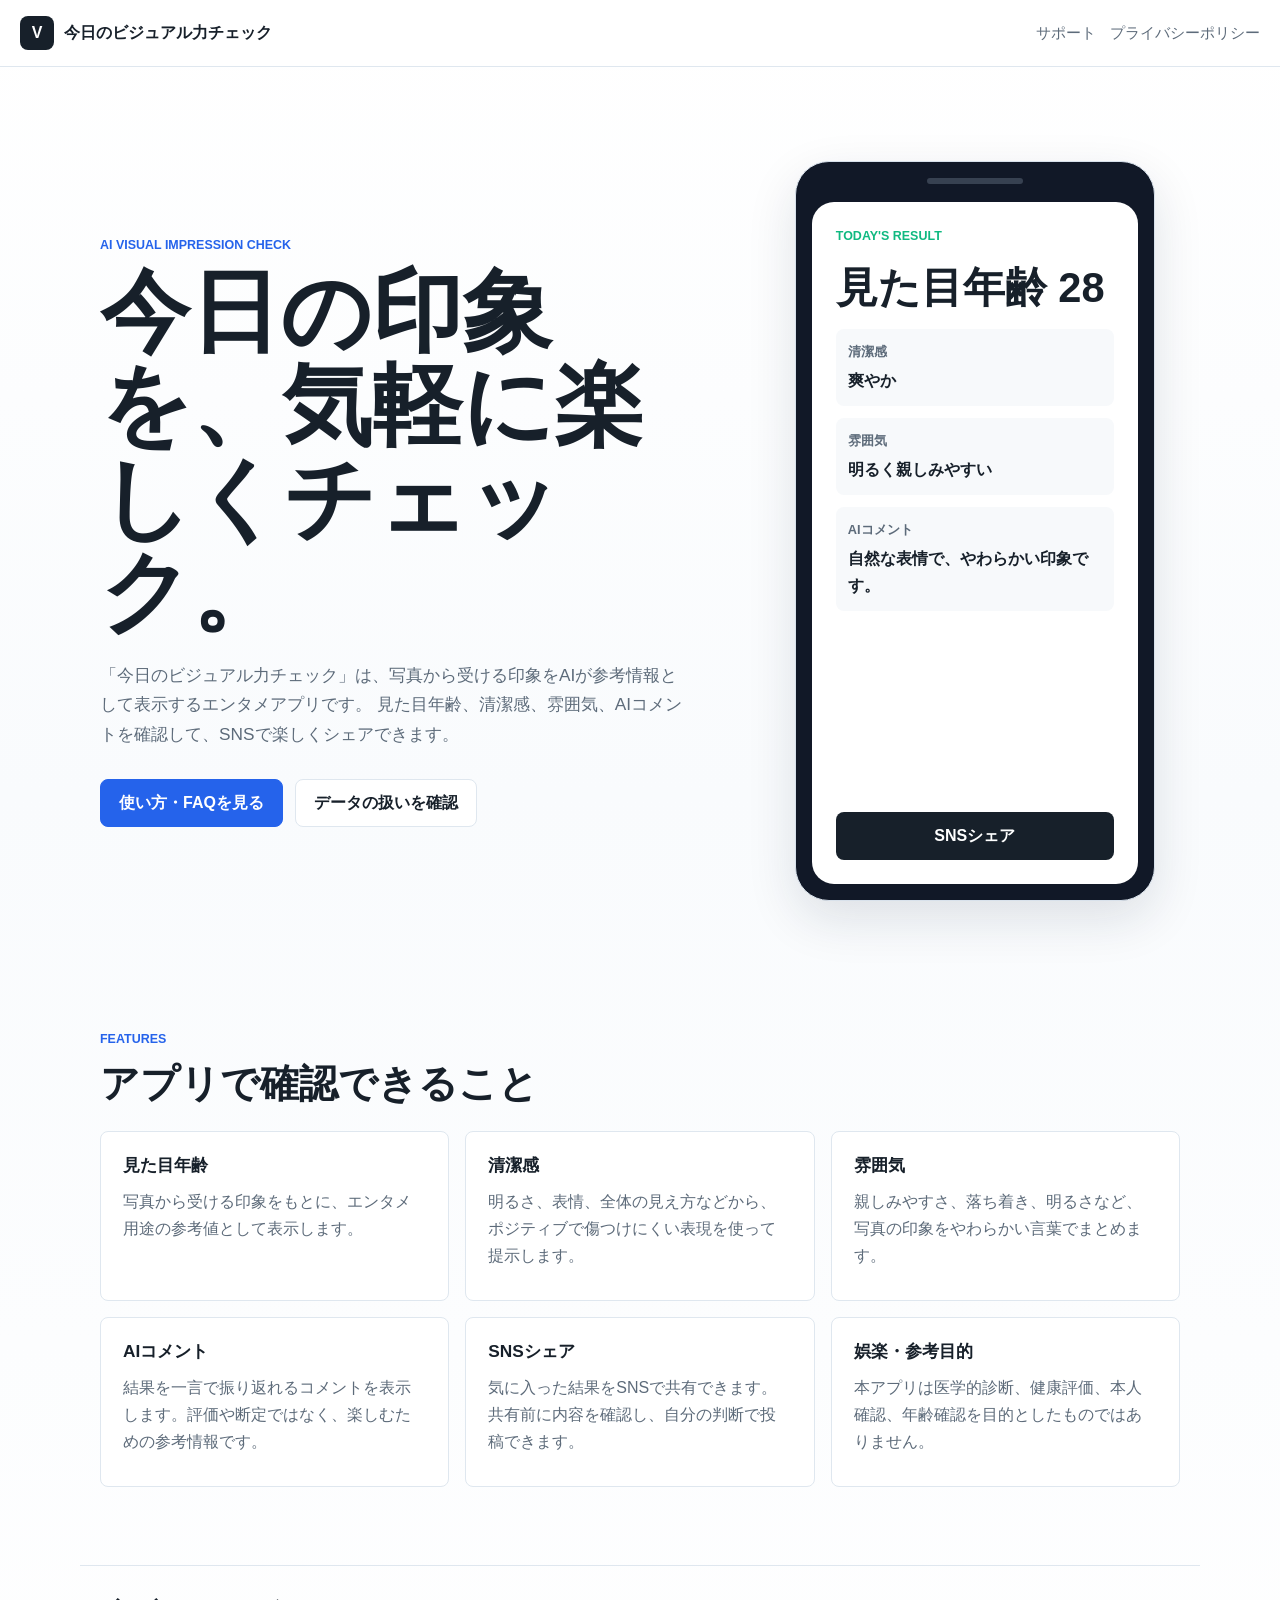
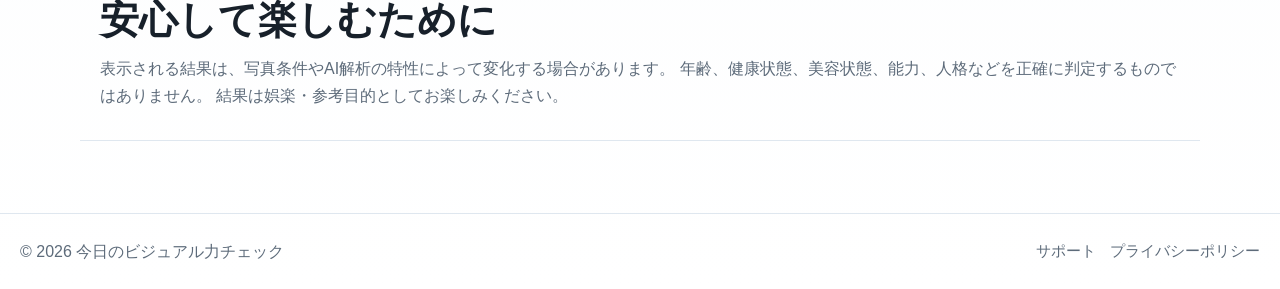
<file: index.html>
<!doctype html>
<html lang="ja">
<head>
  <meta charset="utf-8">
  <meta name="viewport" content="width=device-width, initial-scale=1, viewport-fit=cover">
  <title>今日のビジュアル力チェック | AIで楽しむ印象チェック</title>
  <meta name="description" content="今日のビジュアル力チェックは、AIによる見た目年齢・清潔感・雰囲気の印象チェックをエンタメとして楽しめるアプリです。医学的診断ではありません。">
  <meta name="robots" content="index,follow">
  <meta property="og:title" content="今日のビジュアル力チェック">
  <meta property="og:description" content="AIで今日の見た目年齢、清潔感、雰囲気を楽しくチェック。結果は参考・娯楽目的です。">
  <meta property="og:type" content="website">
  <meta property="og:locale" content="ja_JP">
  <meta name="theme-color" content="#ffffff">
  <link rel="icon" href="./favicon.ico">
  <link rel="stylesheet" href="./styles.css">
</head>
<body>
  <header class="site-header">
    <a class="brand" href="./index.html" aria-label="今日のビジュアル力チェック ホーム">
      <span class="brand-mark" aria-hidden="true">V</span>
      <span>今日のビジュアル力チェック</span>
    </a>
    <nav class="site-nav" aria-label="主要ナビゲーション">
      <a href="./support.html">サポート</a>
      <a href="./privacy-policy.html">プライバシーポリシー</a>
    </nav>
  </header>

  <main>
    <section class="hero">
      <div class="hero-copy">
        <p class="eyebrow">AI Visual Impression Check</p>
        <h1>今日の印象を、気軽に楽しくチェック。</h1>
        <p class="lead">
          「今日のビジュアル力チェック」は、写真から受ける印象をAIが参考情報として表示するエンタメアプリです。
          見た目年齢、清潔感、雰囲気、AIコメントを確認して、SNSで楽しくシェアできます。
        </p>
        <div class="hero-actions">
          <a class="button primary" href="./support.html">使い方・FAQを見る</a>
          <a class="button secondary" href="./privacy-policy.html">データの扱いを確認</a>
        </div>
      </div>
      <div class="app-preview" aria-label="アプリ結果画面のイメージ">
        <div class="phone-frame">
          <div class="phone-top"></div>
          <div class="result-card">
            <p class="result-label">Today&apos;s Result</p>
            <h2>見た目年齢 28</h2>
            <dl>
              <div>
                <dt>清潔感</dt>
                <dd>爽やか</dd>
              </div>
              <div>
                <dt>雰囲気</dt>
                <dd>明るく親しみやすい</dd>
              </div>
              <div>
                <dt>AIコメント</dt>
                <dd>自然な表情で、やわらかい印象です。</dd>
              </div>
            </dl>
            <button type="button">SNSシェア</button>
          </div>
        </div>
      </div>
    </section>

    <section class="section">
      <div class="section-heading">
        <p class="eyebrow">Features</p>
        <h2>アプリで確認できること</h2>
      </div>
      <div class="feature-grid">
        <article class="feature-card">
          <h3>見た目年齢</h3>
          <p>写真から受ける印象をもとに、エンタメ用途の参考値として表示します。</p>
        </article>
        <article class="feature-card">
          <h3>清潔感</h3>
          <p>明るさ、表情、全体の見え方などから、ポジティブで傷つけにくい表現を使って提示します。</p>
        </article>
        <article class="feature-card">
          <h3>雰囲気</h3>
          <p>親しみやすさ、落ち着き、明るさなど、写真の印象をやわらかい言葉でまとめます。</p>
        </article>
        <article class="feature-card">
          <h3>AIコメント</h3>
          <p>結果を一言で振り返れるコメントを表示します。評価や断定ではなく、楽しむための参考情報です。</p>
        </article>
        <article class="feature-card">
          <h3>SNSシェア</h3>
          <p>気に入った結果をSNSで共有できます。共有前に内容を確認し、自分の判断で投稿できます。</p>
        </article>
        <article class="feature-card">
          <h3>娯楽・参考目的</h3>
          <p>本アプリは医学的診断、健康評価、本人確認、年齢確認を目的としたものではありません。</p>
        </article>
      </div>
    </section>

    <section class="notice">
      <h2>安心して楽しむために</h2>
      <p>
        表示される結果は、写真条件やAI解析の特性によって変化する場合があります。
        年齢、健康状態、美容状態、能力、人格などを正確に判定するものではありません。
        結果は娯楽・参考目的としてお楽しみください。
      </p>
    </section>
  </main>

  <footer class="site-footer">
    <p>&copy; 2026 今日のビジュアル力チェック</p>
    <nav aria-label="フッターナビゲーション">
      <a href="./support.html">サポート</a>
      <a href="./privacy-policy.html">プライバシーポリシー</a>
    </nav>
  </footer>
</body>
</html>
</file>
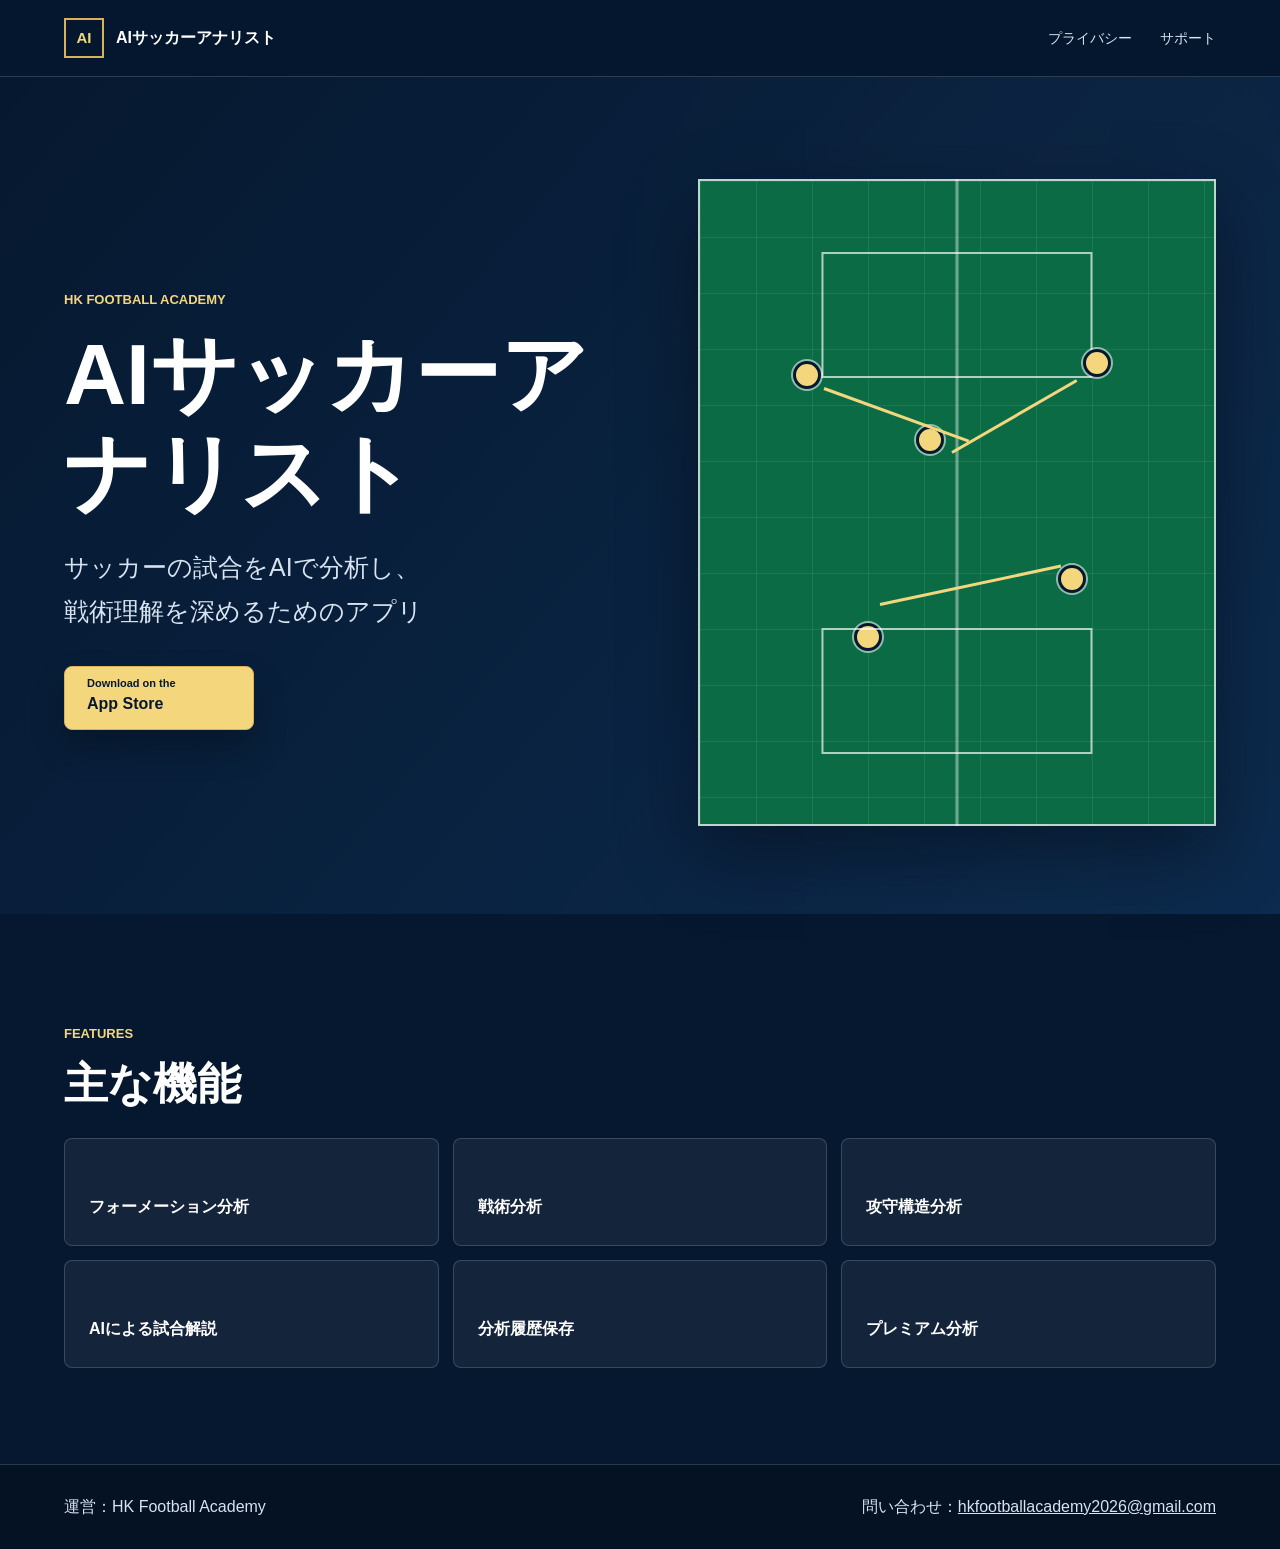
<file: ai-soccer-analyst-site/index.html>
<!doctype html>
<html lang="ja">
<head>
  <meta charset="utf-8">
  <meta name="viewport" content="width=device-width, initial-scale=1">
  <title>AIサッカーアナリスト | HK Football Academy</title>
  <meta name="description" content="AIサッカーアナリストは、サッカーの試合をAIで分析し、戦術理解を深めるためのアプリです。">
  <meta name="theme-color" content="#06182f">
  <link rel="canonical" href="https://hirofumikoizumi-creator.github.io/ai-soccer-analyst-site/">
  <link rel="icon" href="favicon.svg" type="image/svg+xml">
  <link rel="apple-touch-icon" href="apple-touch-icon.svg">
  <link rel="stylesheet" href="styles.css">
  <meta property="og:type" content="website">
  <meta property="og:title" content="AIサッカーアナリスト">
  <meta property="og:description" content="サッカーの試合をAIで分析し、戦術理解を深めるためのアプリ">
  <meta property="og:url" content="https://hirofumikoizumi-creator.github.io/ai-soccer-analyst-site/">
  <meta property="og:image" content="https://hirofumikoizumi-creator.github.io/ai-soccer-analyst-site/ogp.svg">
  <meta name="twitter:card" content="summary_large_image">
</head>
<body>
  <header class="site-header">
    <a class="brand" href="index.html" aria-label="AIサッカーアナリスト ホーム">
      <span class="brand-mark">AI</span>
      <span>AIサッカーアナリスト</span>
    </a>
    <nav aria-label="主要ナビゲーション">
      <a href="privacy-policy.html">プライバシー</a>
      <a href="support.html">サポート</a>
    </nav>
  </header>

  <main>
    <section class="hero">
      <div class="hero-copy">
        <p class="eyebrow">HK Football Academy</p>
        <h1>AIサッカーアナリスト</h1>
        <p class="lead">サッカーの試合をAIで分析し、<br>戦術理解を深めるためのアプリ</p>
        <a class="store-button" href="#" aria-label="App Storeで入手">
          <span class="store-kicker">Download on the</span>
          <span>App Store</span>
        </a>
      </div>
      <div class="pitch-visual" aria-hidden="true">
        <div class="pitch">
          <span class="player p1"></span>
          <span class="player p2"></span>
          <span class="player p3"></span>
          <span class="player p4"></span>
          <span class="player p5"></span>
          <span class="route r1"></span>
          <span class="route r2"></span>
          <span class="route r3"></span>
        </div>
      </div>
    </section>

    <section class="features" aria-labelledby="features-title">
      <div class="section-heading">
        <p class="eyebrow">Features</p>
        <h2 id="features-title">主な機能</h2>
      </div>
      <div class="feature-grid">
        <article>フォーメーション分析</article>
        <article>戦術分析</article>
        <article>攻守構造分析</article>
        <article>AIによる試合解説</article>
        <article>分析履歴保存</article>
        <article>プレミアム分析</article>
      </div>
    </section>
  </main>

  <footer>
    <p>運営：HK Football Academy</p>
    <p>問い合わせ：<a href="mailto:hkfootballacademy2026@gmail.com">hkfootballacademy2026@gmail.com</a></p>
  </footer>
</body>
</html>
</file>
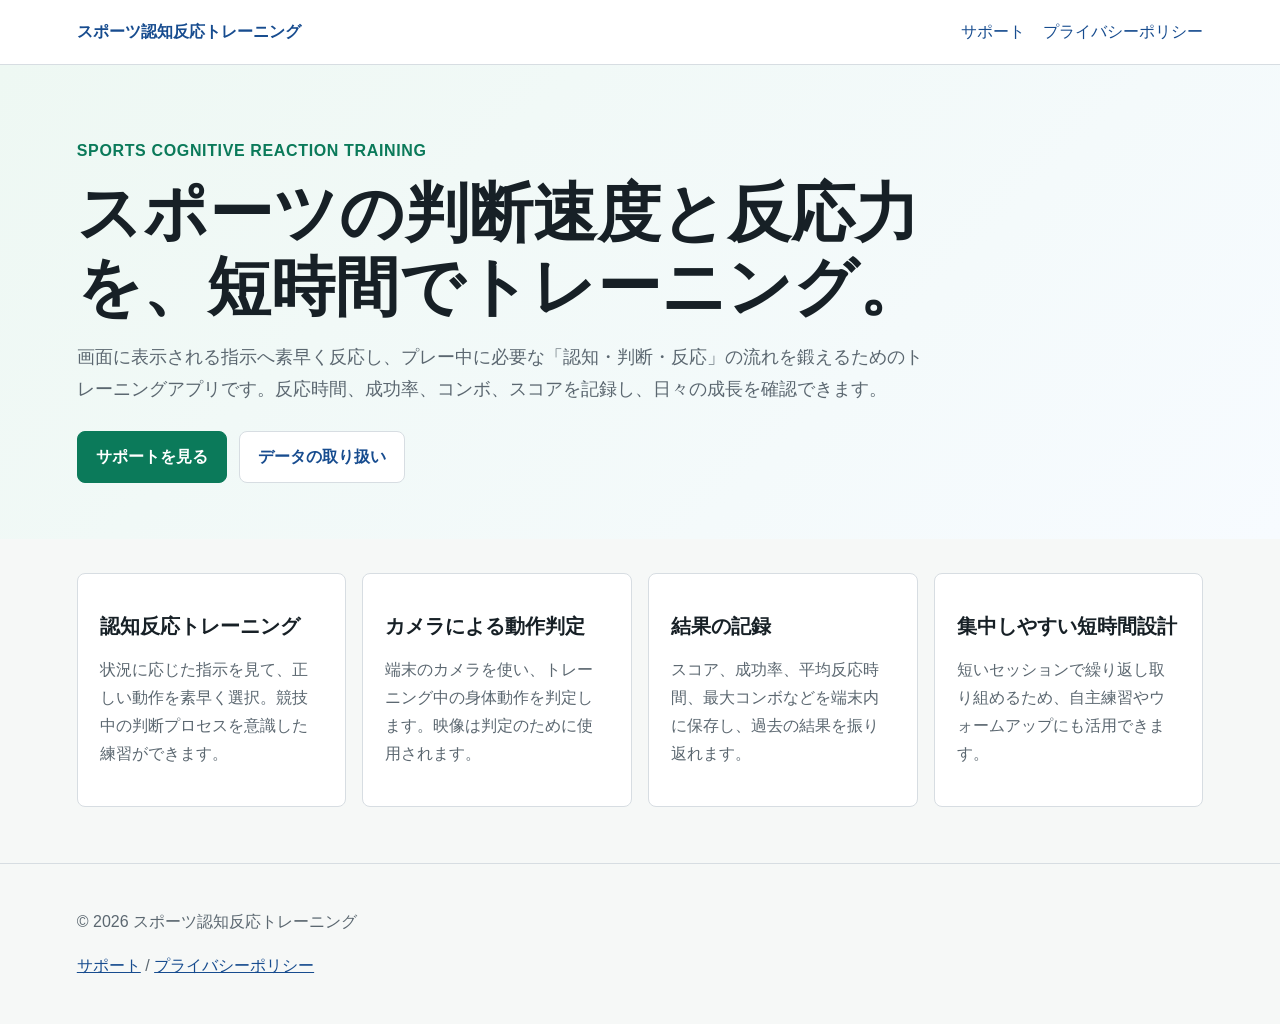
<file: sports-reaction-training/index.html>
<!doctype html>
<html lang="ja">
<head>
  <meta charset="utf-8">
  <meta name="viewport" content="width=device-width, initial-scale=1">
  <title>スポーツ認知反応トレーニング</title>
  <meta name="description" content="スポーツの状況判断と認知反応速度を鍛えるトレーニングアプリ。画面の指示に素早く反応し、判断速度、正確性、集中力の向上をサポートします。">
  <link rel="stylesheet" href="./styles.css">
</head>
<body>
  <header class="site-header">
    <a class="brand" href="./index.html">スポーツ認知反応トレーニング</a>
    <nav>
      <a href="./support.html">サポート</a>
      <a href="./privacy-policy.html">プライバシーポリシー</a>
    </nav>
  </header>
  <main>
    <section class="hero">
      <p class="eyebrow">Sports Cognitive Reaction Training</p>
      <h1>スポーツの判断速度と反応力を、短時間でトレーニング。</h1>
      <p class="lead">画面に表示される指示へ素早く反応し、プレー中に必要な「認知・判断・反応」の流れを鍛えるためのトレーニングアプリです。反応時間、成功率、コンボ、スコアを記録し、日々の成長を確認できます。</p>
      <div class="actions">
        <a class="button primary" href="./support.html">サポートを見る</a>
        <a class="button" href="./privacy-policy.html">データの取り扱い</a>
      </div>
    </section>
    <section class="grid" aria-label="主な機能">
      <article><h2>認知反応トレーニング</h2><p>状況に応じた指示を見て、正しい動作を素早く選択。競技中の判断プロセスを意識した練習ができます。</p></article>
      <article><h2>カメラによる動作判定</h2><p>端末のカメラを使い、トレーニング中の身体動作を判定します。映像は判定のために使用されます。</p></article>
      <article><h2>結果の記録</h2><p>スコア、成功率、平均反応時間、最大コンボなどを端末内に保存し、過去の結果を振り返れます。</p></article>
      <article><h2>集中しやすい短時間設計</h2><p>短いセッションで繰り返し取り組めるため、自主練習やウォームアップにも活用できます。</p></article>
    </section>
  </main>
  <footer>
    <p>&copy; 2026 スポーツ認知反応トレーニング</p>
    <p><a href="./support.html">サポート</a> / <a href="./privacy-policy.html">プライバシーポリシー</a></p>
  </footer>
</body>
</html>
</file>
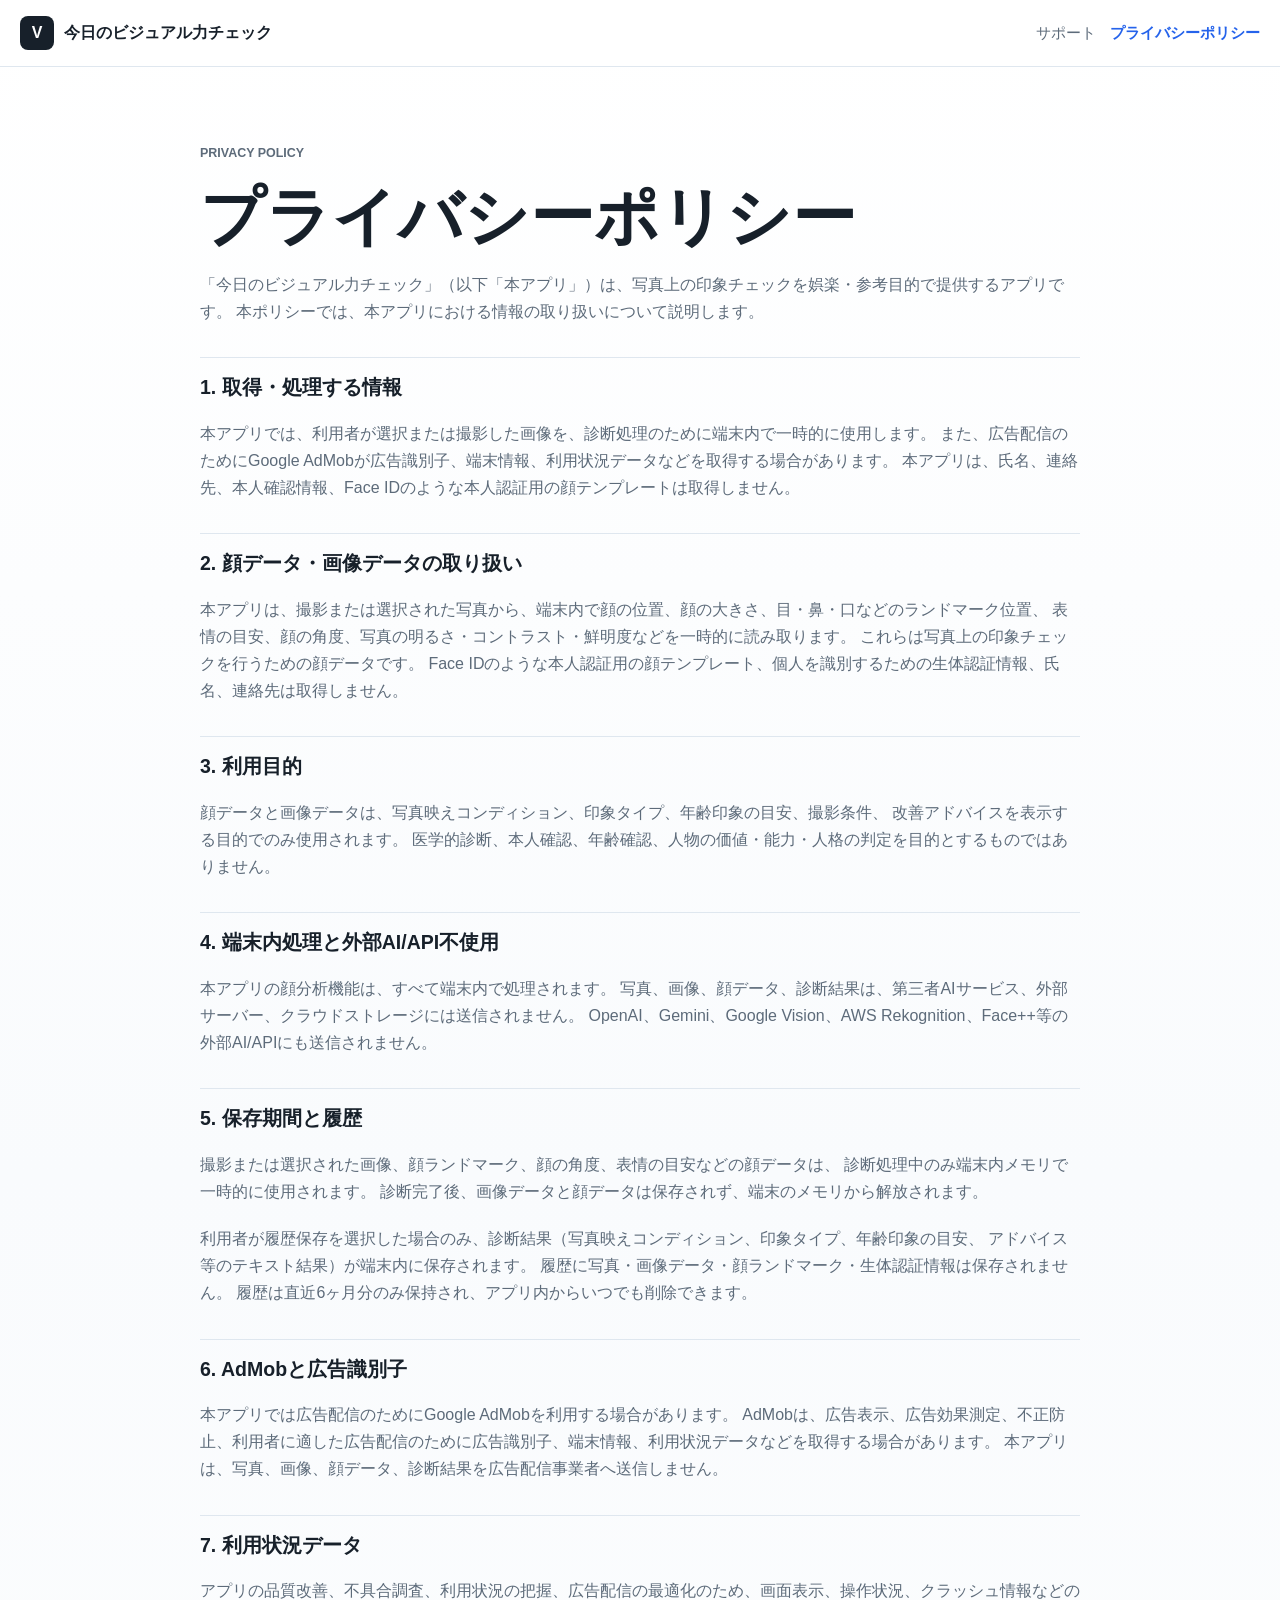
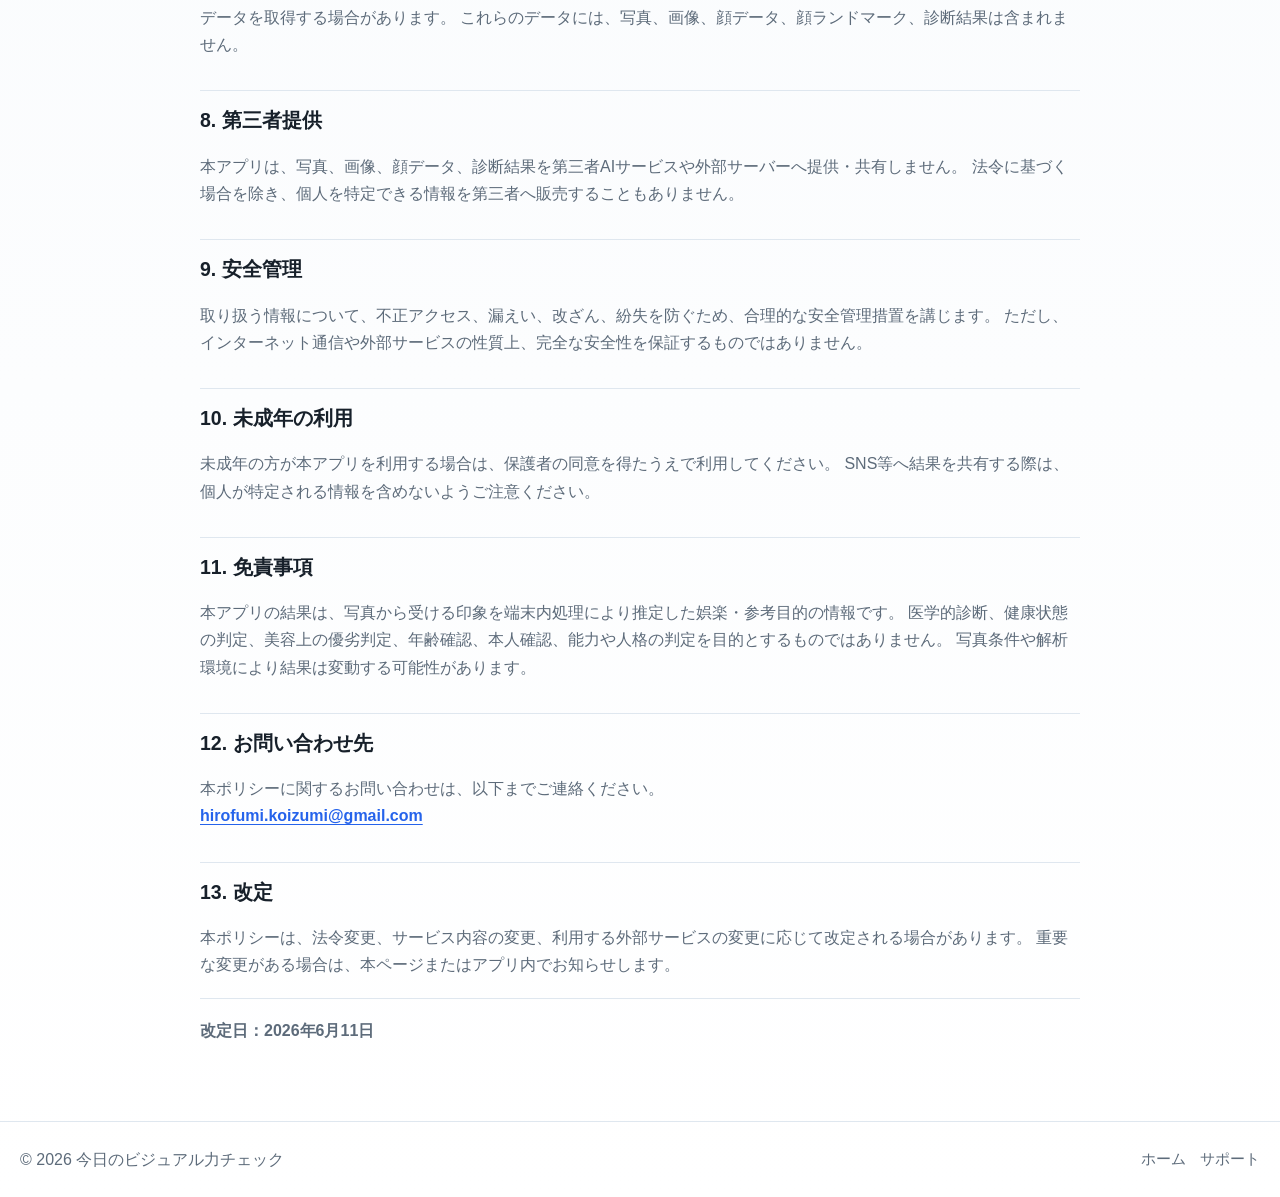
<file: privacy-policy.html>
<!doctype html>
<html lang="ja">
<head>
  <meta charset="utf-8">
  <meta name="viewport" content="width=device-width, initial-scale=1, viewport-fit=cover">
  <title>プライバシーポリシー | 今日のビジュアル力チェック</title>
  <meta name="description" content="今日のビジュアル力チェックのプライバシーポリシー。顔データ、画像、端末内処理、AdMob、保存期間、第三者提供等の取り扱いを説明します。">
  <meta name="robots" content="index,follow">
  <meta property="og:title" content="プライバシーポリシー | 今日のビジュアル力チェック">
  <meta property="og:description" content="顔データ、画像、端末内処理、広告、第三者提供、安全管理などの取り扱いについて。">
  <meta property="og:type" content="website">
  <meta property="og:locale" content="ja_JP">
  <meta name="theme-color" content="#ffffff">
  <link rel="icon" href="./favicon.ico">
  <link rel="stylesheet" href="./styles.css">
</head>
<body>
  <header class="site-header">
    <a class="brand" href="./index.html">
      <span class="brand-mark" aria-hidden="true">V</span>
      <span>今日のビジュアル力チェック</span>
    </a>
    <nav class="site-nav" aria-label="主要ナビゲーション">
      <a href="./support.html">サポート</a>
      <a href="./privacy-policy.html" aria-current="page">プライバシーポリシー</a>
    </nav>
  </header>

  <main class="content-page">
    <article class="policy">
      <p class="eyebrow">Privacy Policy</p>
      <h1>プライバシーポリシー</h1>
      <p>
        「今日のビジュアル力チェック」（以下「本アプリ」）は、写真上の印象チェックを娯楽・参考目的で提供するアプリです。
        本ポリシーでは、本アプリにおける情報の取り扱いについて説明します。
      </p>

      <h2>1. 取得・処理する情報</h2>
      <p>
        本アプリでは、利用者が選択または撮影した画像を、診断処理のために端末内で一時的に使用します。
        また、広告配信のためにGoogle AdMobが広告識別子、端末情報、利用状況データなどを取得する場合があります。
        本アプリは、氏名、連絡先、本人確認情報、Face IDのような本人認証用の顔テンプレートは取得しません。
      </p>

      <h2>2. 顔データ・画像データの取り扱い</h2>
      <p>
        本アプリは、撮影または選択された写真から、端末内で顔の位置、顔の大きさ、目・鼻・口などのランドマーク位置、
        表情の目安、顔の角度、写真の明るさ・コントラスト・鮮明度などを一時的に読み取ります。
        これらは写真上の印象チェックを行うための顔データです。
        Face IDのような本人認証用の顔テンプレート、個人を識別するための生体認証情報、氏名、連絡先は取得しません。
      </p>

      <h2>3. 利用目的</h2>
      <p>
        顔データと画像データは、写真映えコンディション、印象タイプ、年齢印象の目安、撮影条件、
        改善アドバイスを表示する目的でのみ使用されます。
        医学的診断、本人確認、年齢確認、人物の価値・能力・人格の判定を目的とするものではありません。
      </p>

      <h2>4. 端末内処理と外部AI/API不使用</h2>
      <p>
        本アプリの顔分析機能は、すべて端末内で処理されます。
        写真、画像、顔データ、診断結果は、第三者AIサービス、外部サーバー、クラウドストレージには送信されません。
        OpenAI、Gemini、Google Vision、AWS Rekognition、Face++等の外部AI/APIにも送信されません。
      </p>

      <h2>5. 保存期間と履歴</h2>
      <p>
        撮影または選択された画像、顔ランドマーク、顔の角度、表情の目安などの顔データは、
        診断処理中のみ端末内メモリで一時的に使用されます。
        診断完了後、画像データと顔データは保存されず、端末のメモリから解放されます。
      </p>
      <p>
        利用者が履歴保存を選択した場合のみ、診断結果（写真映えコンディション、印象タイプ、年齢印象の目安、
        アドバイス等のテキスト結果）が端末内に保存されます。
        履歴に写真・画像データ・顔ランドマーク・生体認証情報は保存されません。
        履歴は直近6ヶ月分のみ保持され、アプリ内からいつでも削除できます。
      </p>

      <h2>6. AdMobと広告識別子</h2>
      <p>
        本アプリでは広告配信のためにGoogle AdMobを利用する場合があります。
        AdMobは、広告表示、広告効果測定、不正防止、利用者に適した広告配信のために広告識別子、端末情報、利用状況データなどを取得する場合があります。
        本アプリは、写真、画像、顔データ、診断結果を広告配信事業者へ送信しません。
      </p>

      <h2>7. 利用状況データ</h2>
      <p>
        アプリの品質改善、不具合調査、利用状況の把握、広告配信の最適化のため、画面表示、操作状況、クラッシュ情報などのデータを取得する場合があります。
        これらのデータには、写真、画像、顔データ、顔ランドマーク、診断結果は含まれません。
      </p>

      <h2>8. 第三者提供</h2>
      <p>
        本アプリは、写真、画像、顔データ、診断結果を第三者AIサービスや外部サーバーへ提供・共有しません。
        法令に基づく場合を除き、個人を特定できる情報を第三者へ販売することもありません。
      </p>

      <h2>9. 安全管理</h2>
      <p>
        取り扱う情報について、不正アクセス、漏えい、改ざん、紛失を防ぐため、合理的な安全管理措置を講じます。
        ただし、インターネット通信や外部サービスの性質上、完全な安全性を保証するものではありません。
      </p>

      <h2>10. 未成年の利用</h2>
      <p>
        未成年の方が本アプリを利用する場合は、保護者の同意を得たうえで利用してください。
        SNS等へ結果を共有する際は、個人が特定される情報を含めないようご注意ください。
      </p>

      <h2>11. 免責事項</h2>
      <p>
        本アプリの結果は、写真から受ける印象を端末内処理により推定した娯楽・参考目的の情報です。
        医学的診断、健康状態の判定、美容上の優劣判定、年齢確認、本人確認、能力や人格の判定を目的とするものではありません。
        写真条件や解析環境により結果は変動する可能性があります。
      </p>

      <h2>12. お問い合わせ先</h2>
      <p>
        本ポリシーに関するお問い合わせは、以下までご連絡ください。<br>
        <a href="mailto:hirofumi.koizumi@gmail.com">hirofumi.koizumi@gmail.com</a>
      </p>

      <h2>13. 改定</h2>
      <p>
        本ポリシーは、法令変更、サービス内容の変更、利用する外部サービスの変更に応じて改定される場合があります。
        重要な変更がある場合は、本ページまたはアプリ内でお知らせします。
      </p>

      <p class="updated">改定日：2026年6月11日</p>
    </article>
  </main>

  <footer class="site-footer">
    <p>&copy; 2026 今日のビジュアル力チェック</p>
    <nav aria-label="フッターナビゲーション">
      <a href="./index.html">ホーム</a>
      <a href="./support.html">サポート</a>
    </nav>
  </footer>
</body>
</html>
</file>
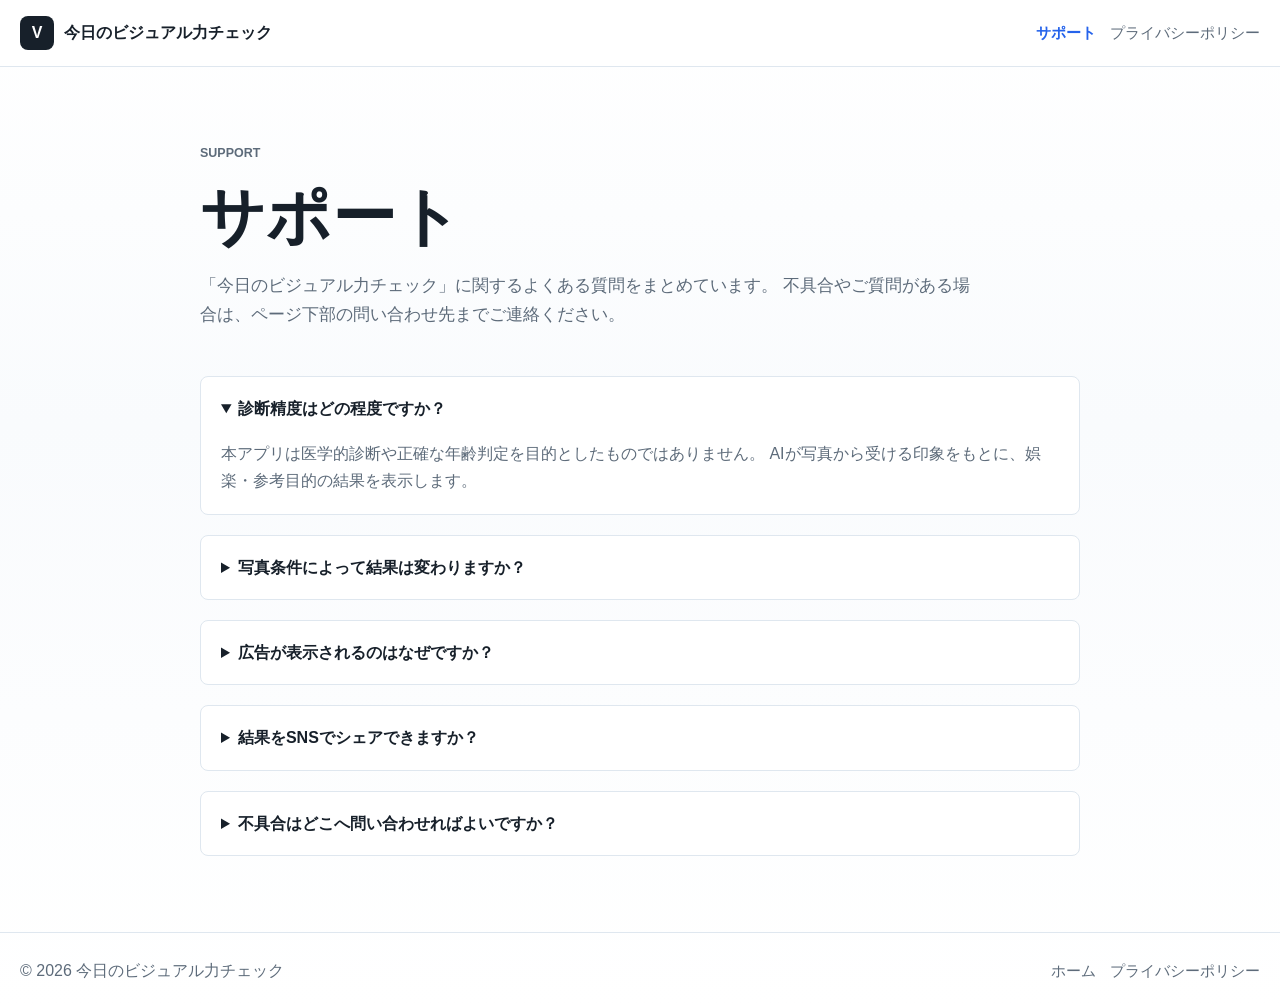
<file: support.html>
<!doctype html>
<html lang="ja">
<head>
  <meta charset="utf-8">
  <meta name="viewport" content="width=device-width, initial-scale=1, viewport-fit=cover">
  <title>サポート | 今日のビジュアル力チェック</title>
  <meta name="description" content="今日のビジュアル力チェックのサポートページ。診断精度、写真条件、広告表示、不具合問い合わせについてFAQ形式で案内します。">
  <meta name="robots" content="index,follow">
  <meta property="og:title" content="サポート | 今日のビジュアル力チェック">
  <meta property="og:description" content="よくある質問とお問い合わせ先を掲載しています。">
  <meta property="og:type" content="website">
  <meta property="og:locale" content="ja_JP">
  <meta name="theme-color" content="#ffffff">
  <link rel="icon" href="./favicon.ico">
  <link rel="stylesheet" href="./styles.css">
</head>
<body>
  <header class="site-header">
    <a class="brand" href="./index.html">
      <span class="brand-mark" aria-hidden="true">V</span>
      <span>今日のビジュアル力チェック</span>
    </a>
    <nav class="site-nav" aria-label="主要ナビゲーション">
      <a href="./support.html" aria-current="page">サポート</a>
      <a href="./privacy-policy.html">プライバシーポリシー</a>
    </nav>
  </header>

  <main class="content-page">
    <section class="faq">
      <p class="eyebrow">Support</p>
      <h1>サポート</h1>
      <p class="lead compact">
        「今日のビジュアル力チェック」に関するよくある質問をまとめています。
        不具合やご質問がある場合は、ページ下部の問い合わせ先までご連絡ください。
      </p>

      <details open>
        <summary>診断精度はどの程度ですか？</summary>
        <p>
          本アプリは医学的診断や正確な年齢判定を目的としたものではありません。
          AIが写真から受ける印象をもとに、娯楽・参考目的の結果を表示します。
        </p>
      </details>

      <details>
        <summary>写真条件によって結果は変わりますか？</summary>
        <p>
          はい。明るさ、角度、表情、背景、画質、髪型、服装などによって結果が変わる場合があります。
          複数回の結果が異なることも、アプリの性質上あり得ます。
        </p>
      </details>

      <details>
        <summary>広告が表示されるのはなぜですか？</summary>
        <p>
          本アプリでは、サービス提供と改善のためにGoogle AdMobによる広告を表示する場合があります。
          広告識別子や利用状況データの取り扱いについては、プライバシーポリシーをご確認ください。
        </p>
      </details>

      <details>
        <summary>結果をSNSでシェアできますか？</summary>
        <p>
          はい。アプリ内のシェア機能を利用できます。投稿前に内容を確認し、個人情報や第三者の画像を含めないようご注意ください。
        </p>
      </details>

      <details>
        <summary>不具合はどこへ問い合わせればよいですか？</summary>
        <p>
          不具合の内容、利用端末、OSバージョン、発生手順を添えて、
          <a href="mailto:hirofumi.koizumi@gmail.com">hirofumi.koizumi@gmail.com</a>
          までご連絡ください。
        </p>
      </details>
    </section>
  </main>

  <footer class="site-footer">
    <p>&copy; 2026 今日のビジュアル力チェック</p>
    <nav aria-label="フッターナビゲーション">
      <a href="./index.html">ホーム</a>
      <a href="./privacy-policy.html">プライバシーポリシー</a>
    </nav>
  </footer>
</body>
</html>
</file>
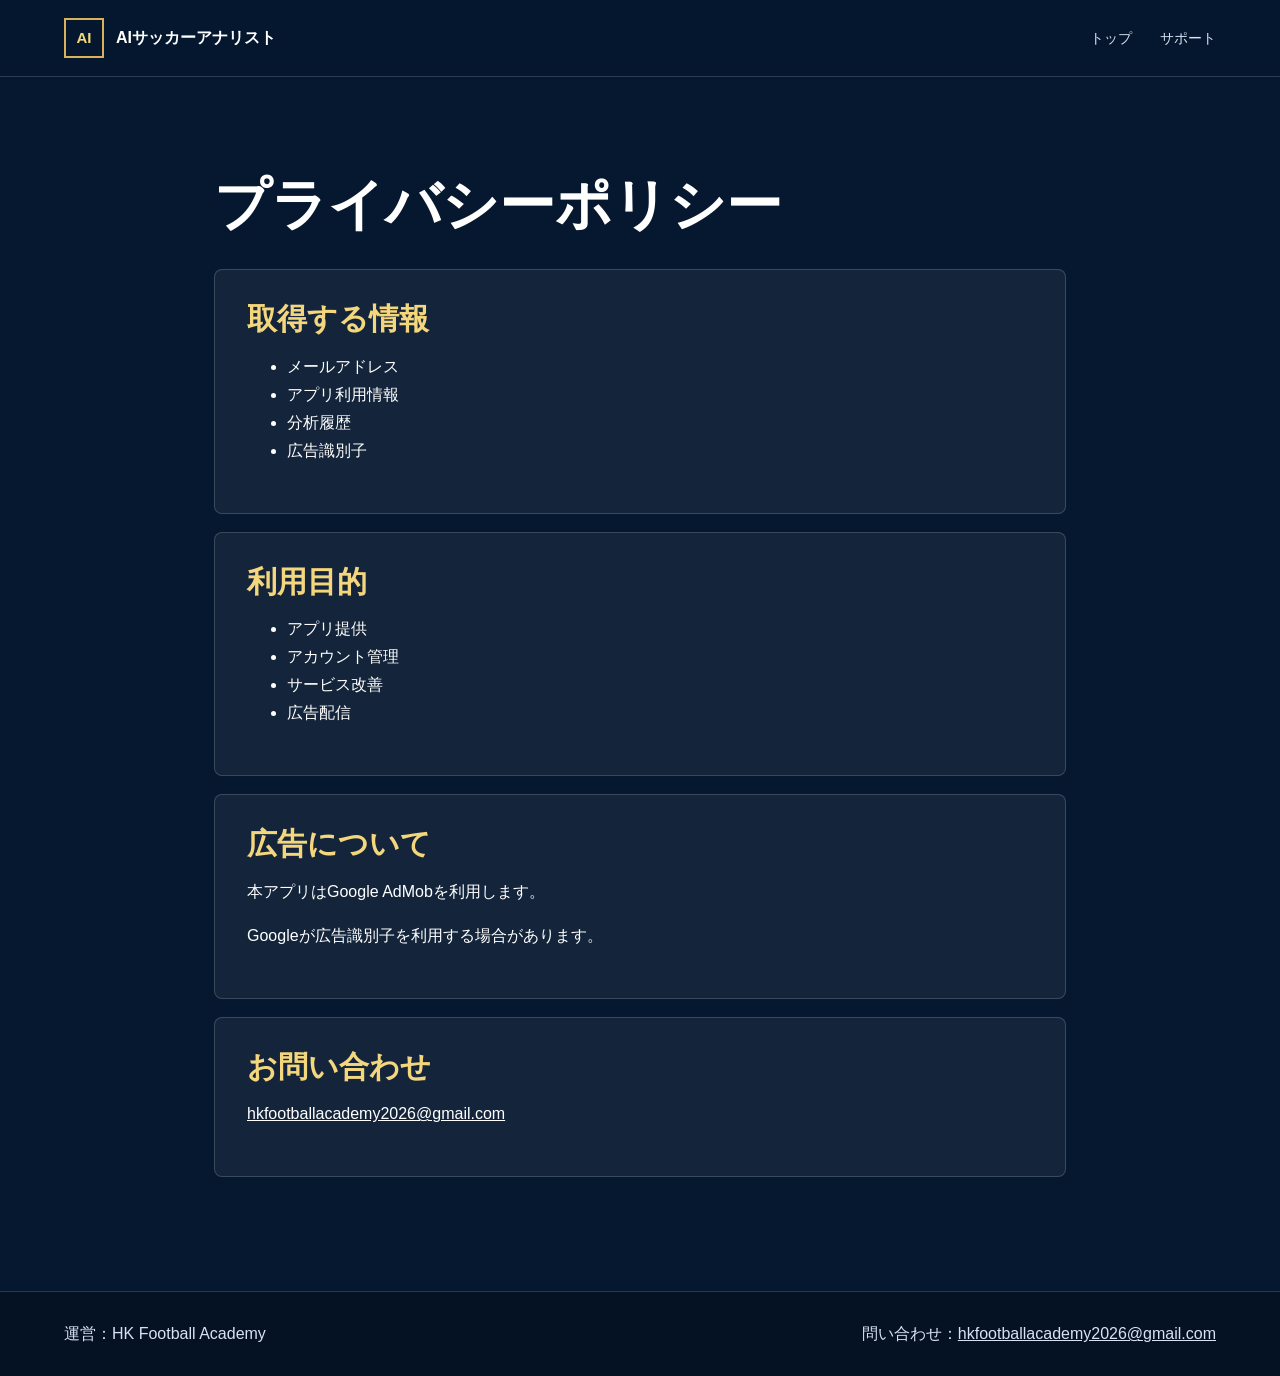
<file: ai-soccer-analyst-site/privacy-policy.html>
<!doctype html>
<html lang="ja">
<head>
  <meta charset="utf-8">
  <meta name="viewport" content="width=device-width, initial-scale=1">
  <title>プライバシーポリシー | AIサッカーアナリスト</title>
  <meta name="description" content="AIサッカーアナリストのプライバシーポリシーです。取得する情報、利用目的、広告について記載しています。">
  <meta name="theme-color" content="#06182f">
  <link rel="canonical" href="https://hirofumikoizumi-creator.github.io/ai-soccer-analyst-site/privacy-policy.html">
  <link rel="icon" href="favicon.svg" type="image/svg+xml">
  <link rel="stylesheet" href="styles.css">
  <meta property="og:type" content="article">
  <meta property="og:title" content="プライバシーポリシー | AIサッカーアナリスト">
  <meta property="og:description" content="取得する情報、利用目的、Google AdMobによる広告配信について。">
  <meta property="og:url" content="https://hirofumikoizumi-creator.github.io/ai-soccer-analyst-site/privacy-policy.html">
  <meta property="og:image" content="https://hirofumikoizumi-creator.github.io/ai-soccer-analyst-site/ogp.svg">
</head>
<body>
  <header class="site-header">
    <a class="brand" href="index.html"><span class="brand-mark">AI</span><span>AIサッカーアナリスト</span></a>
    <nav aria-label="主要ナビゲーション">
      <a href="index.html">トップ</a>
      <a href="support.html">サポート</a>
    </nav>
  </header>
  <main class="page">
    <h1>プライバシーポリシー</h1>
    <section>
      <h2>取得する情報</h2>
      <ul>
        <li>メールアドレス</li>
        <li>アプリ利用情報</li>
        <li>分析履歴</li>
        <li>広告識別子</li>
      </ul>
    </section>
    <section>
      <h2>利用目的</h2>
      <ul>
        <li>アプリ提供</li>
        <li>アカウント管理</li>
        <li>サービス改善</li>
        <li>広告配信</li>
      </ul>
    </section>
    <section>
      <h2>広告について</h2>
      <p>本アプリはGoogle AdMobを利用します。</p>
      <p>Googleが広告識別子を利用する場合があります。</p>
    </section>
    <section>
      <h2>お問い合わせ</h2>
      <p><a href="mailto:hkfootballacademy2026@gmail.com">hkfootballacademy2026@gmail.com</a></p>
    </section>
  </main>
  <footer>
    <p>運営：HK Football Academy</p>
    <p>問い合わせ：<a href="mailto:hkfootballacademy2026@gmail.com">hkfootballacademy2026@gmail.com</a></p>
  </footer>
</body>
</html>
</file>
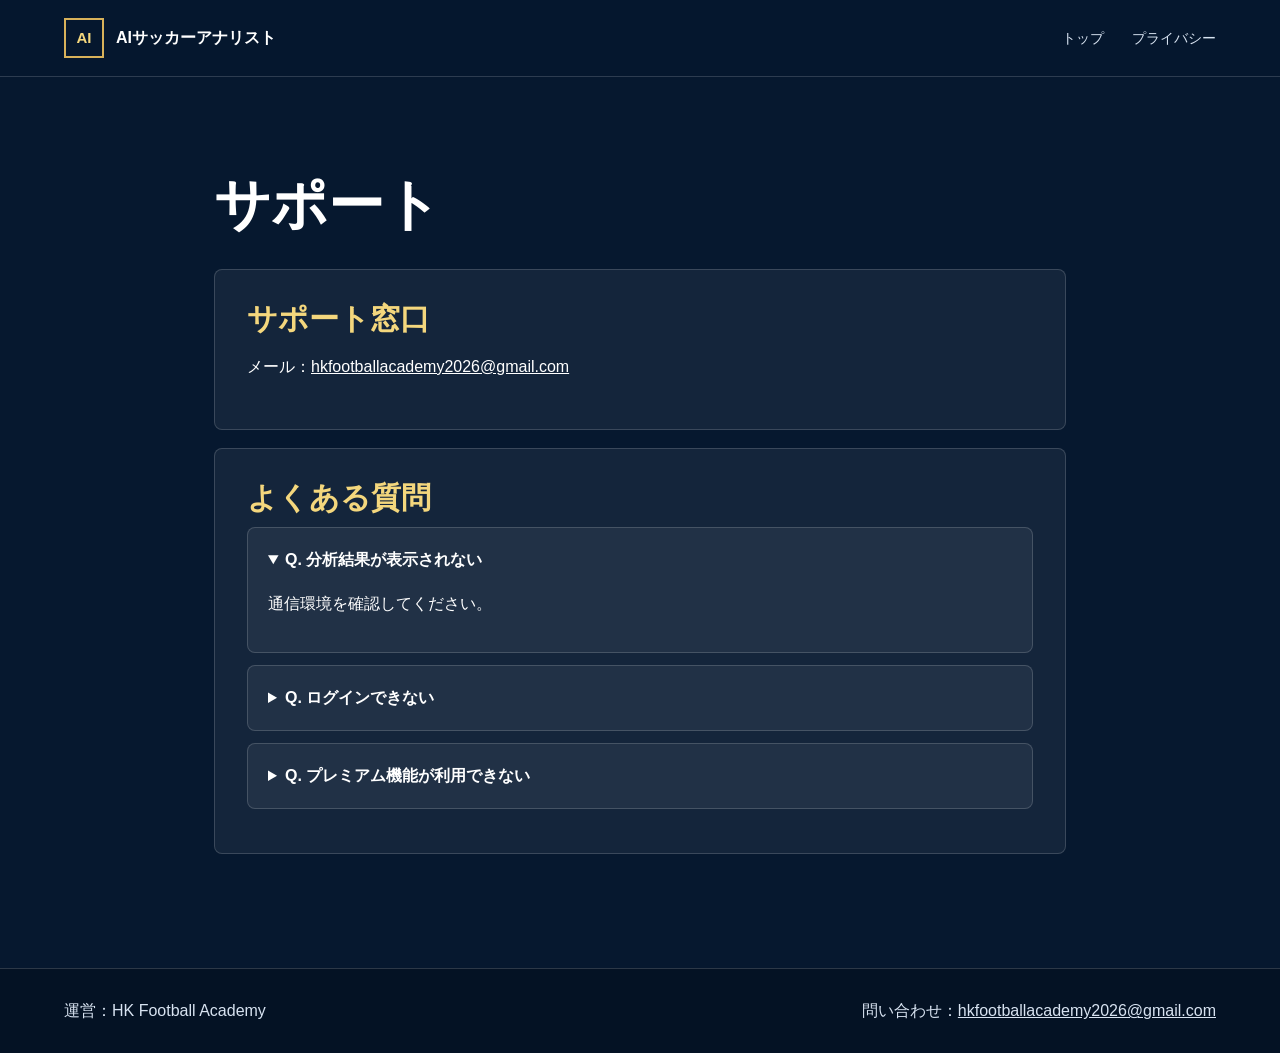
<file: ai-soccer-analyst-site/support.html>
<!doctype html>
<html lang="ja">
<head>
  <meta charset="utf-8">
  <meta name="viewport" content="width=device-width, initial-scale=1">
  <title>サポート | AIサッカーアナリスト</title>
  <meta name="description" content="AIサッカーアナリストのサポート窓口とよくある質問です。">
  <meta name="theme-color" content="#06182f">
  <link rel="canonical" href="https://hirofumikoizumi-creator.github.io/ai-soccer-analyst-site/support.html">
  <link rel="icon" href="favicon.svg" type="image/svg+xml">
  <link rel="stylesheet" href="styles.css">
  <meta property="og:type" content="website">
  <meta property="og:title" content="サポート | AIサッカーアナリスト">
  <meta property="og:description" content="サポート窓口、ログイン、分析結果、プレミアム機能に関するFAQ。">
  <meta property="og:url" content="https://hirofumikoizumi-creator.github.io/ai-soccer-analyst-site/support.html">
  <meta property="og:image" content="https://hirofumikoizumi-creator.github.io/ai-soccer-analyst-site/ogp.svg">
</head>
<body>
  <header class="site-header">
    <a class="brand" href="index.html"><span class="brand-mark">AI</span><span>AIサッカーアナリスト</span></a>
    <nav aria-label="主要ナビゲーション">
      <a href="index.html">トップ</a>
      <a href="privacy-policy.html">プライバシー</a>
    </nav>
  </header>
  <main class="page">
    <h1>サポート</h1>
    <section>
      <h2>サポート窓口</h2>
      <p>メール：<a href="mailto:hkfootballacademy2026@gmail.com">hkfootballacademy2026@gmail.com</a></p>
    </section>
    <section>
      <h2>よくある質問</h2>
      <details open>
        <summary>Q. 分析結果が表示されない</summary>
        <p>通信環境を確認してください。</p>
      </details>
      <details>
        <summary>Q. ログインできない</summary>
        <p>パスワード再設定を行ってください。</p>
      </details>
      <details>
        <summary>Q. プレミアム機能が利用できない</summary>
        <p>購入状態をご確認ください。</p>
      </details>
    </section>
  </main>
  <footer>
    <p>運営：HK Football Academy</p>
    <p>問い合わせ：<a href="mailto:hkfootballacademy2026@gmail.com">hkfootballacademy2026@gmail.com</a></p>
  </footer>
</body>
</html>
</file>
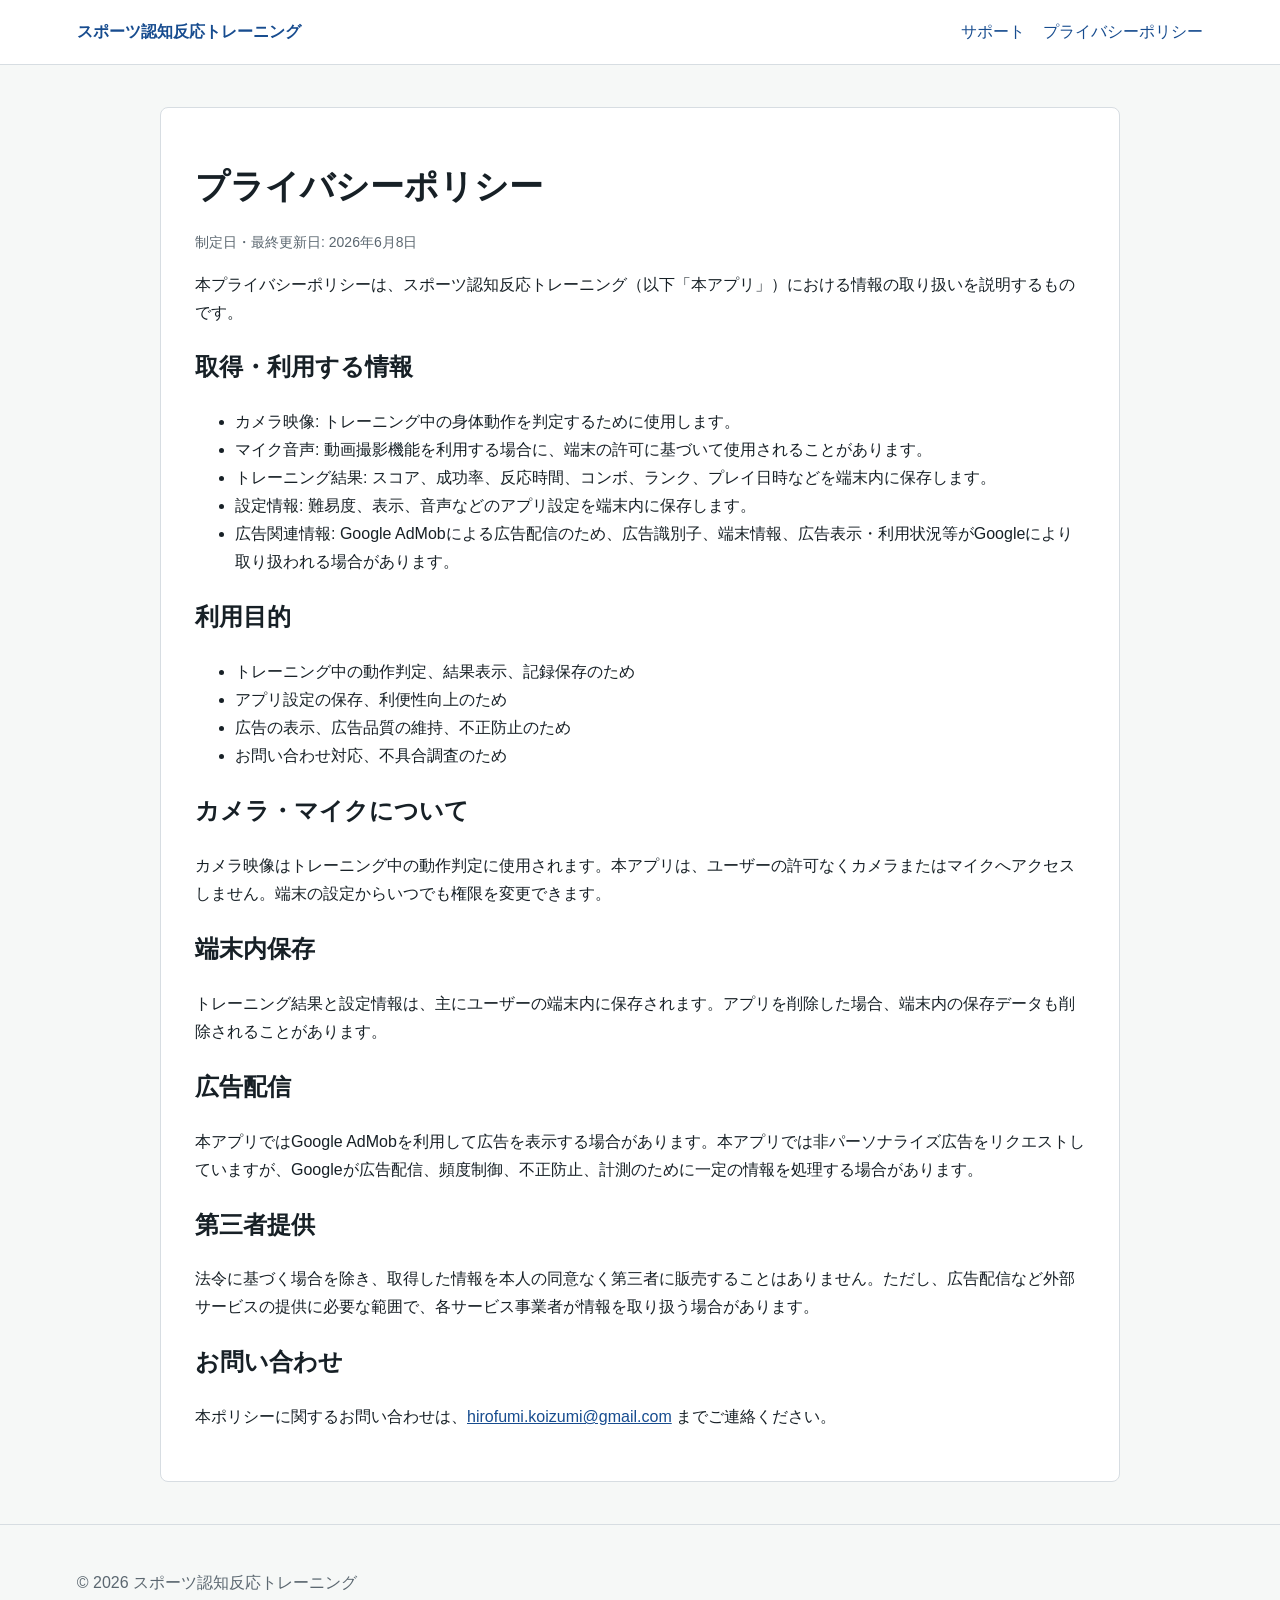
<file: sports-reaction-training/privacy-policy.html>
<!doctype html>
<html lang="ja">
<head>
  <meta charset="utf-8">
  <meta name="viewport" content="width=device-width, initial-scale=1">
  <title>プライバシーポリシー | スポーツ認知反応トレーニング</title>
  <meta name="description" content="スポーツ認知反応トレーニングのプライバシーポリシー。カメラ、マイク、トレーニング結果、広告配信に関するデータの取り扱いを説明します。">
  <link rel="stylesheet" href="./styles.css">
</head>
<body>
  <header class="site-header">
    <a class="brand" href="./index.html">スポーツ認知反応トレーニング</a>
    <nav><a href="./support.html">サポート</a><a href="./privacy-policy.html" aria-current="page">プライバシーポリシー</a></nav>
  </header>
  <main class="page">
    <h1>プライバシーポリシー</h1>
    <p class="meta">制定日・最終更新日: 2026年6月8日</p>
    <p>本プライバシーポリシーは、スポーツ認知反応トレーニング（以下「本アプリ」）における情報の取り扱いを説明するものです。</p>

    <h2>取得・利用する情報</h2>
    <ul>
      <li>カメラ映像: トレーニング中の身体動作を判定するために使用します。</li>
      <li>マイク音声: 動画撮影機能を利用する場合に、端末の許可に基づいて使用されることがあります。</li>
      <li>トレーニング結果: スコア、成功率、反応時間、コンボ、ランク、プレイ日時などを端末内に保存します。</li>
      <li>設定情報: 難易度、表示、音声などのアプリ設定を端末内に保存します。</li>
      <li>広告関連情報: Google AdMobによる広告配信のため、広告識別子、端末情報、広告表示・利用状況等がGoogleにより取り扱われる場合があります。</li>
    </ul>

    <h2>利用目的</h2>
    <ul>
      <li>トレーニング中の動作判定、結果表示、記録保存のため</li>
      <li>アプリ設定の保存、利便性向上のため</li>
      <li>広告の表示、広告品質の維持、不正防止のため</li>
      <li>お問い合わせ対応、不具合調査のため</li>
    </ul>

    <h2>カメラ・マイクについて</h2>
    <p>カメラ映像はトレーニング中の動作判定に使用されます。本アプリは、ユーザーの許可なくカメラまたはマイクへアクセスしません。端末の設定からいつでも権限を変更できます。</p>

    <h2>端末内保存</h2>
    <p>トレーニング結果と設定情報は、主にユーザーの端末内に保存されます。アプリを削除した場合、端末内の保存データも削除されることがあります。</p>

    <h2>広告配信</h2>
    <p>本アプリではGoogle AdMobを利用して広告を表示する場合があります。本アプリでは非パーソナライズ広告をリクエストしていますが、Googleが広告配信、頻度制御、不正防止、計測のために一定の情報を処理する場合があります。</p>

    <h2>第三者提供</h2>
    <p>法令に基づく場合を除き、取得した情報を本人の同意なく第三者に販売することはありません。ただし、広告配信など外部サービスの提供に必要な範囲で、各サービス事業者が情報を取り扱う場合があります。</p>

    <h2>お問い合わせ</h2>
    <p>本ポリシーに関するお問い合わせは、<a href="mailto:hirofumi.koizumi@gmail.com">hirofumi.koizumi@gmail.com</a> までご連絡ください。</p>
  </main>
  <footer><p>&copy; 2026 スポーツ認知反応トレーニング</p></footer>
</body>
</html>
</file>
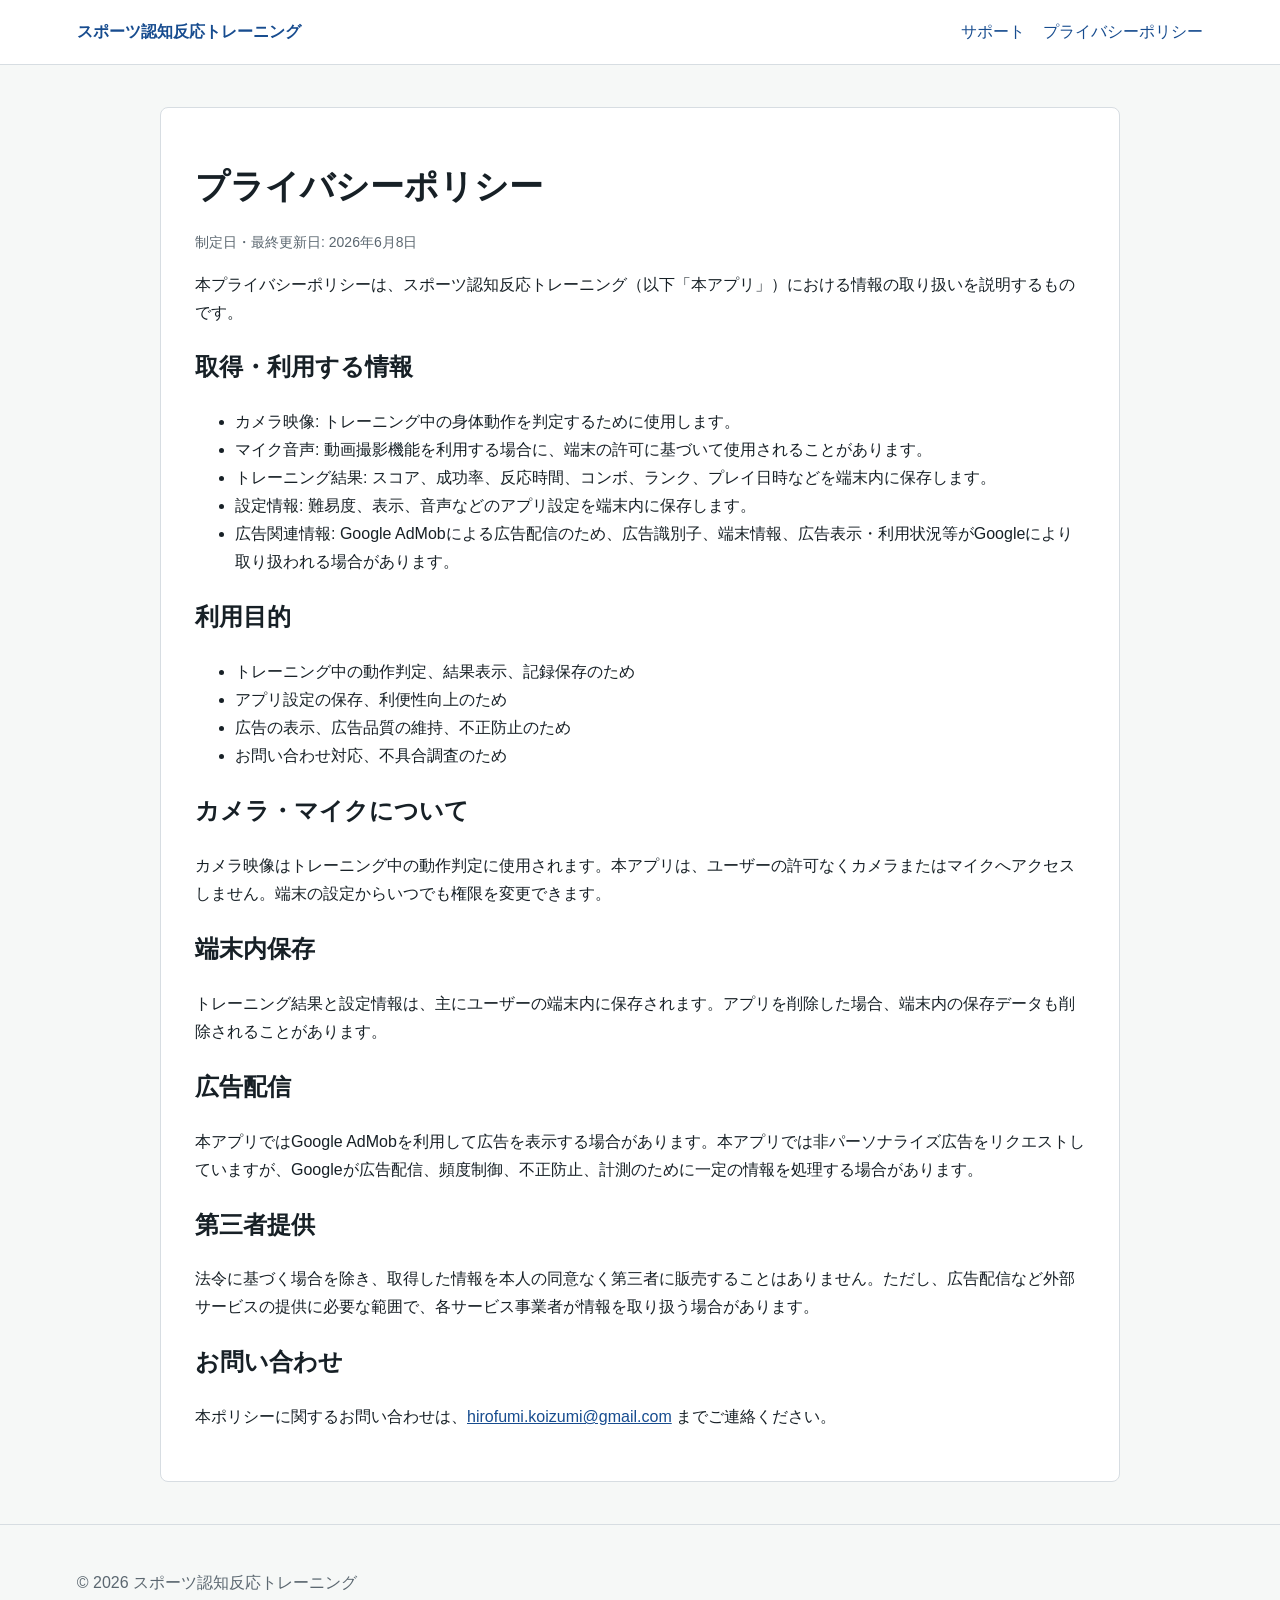
<file: sports-reaction-training/privacy.html>
<!doctype html>
<html lang="ja">
<head>
  <meta charset="utf-8">
  <meta http-equiv="refresh" content="0; url=./privacy-policy.html">
  <meta name="viewport" content="width=device-width, initial-scale=1">
  <title>プライバシーポリシー | スポーツ認知反応トレーニング</title>
</head>
<body>
  <p><a href="./privacy-policy.html">プライバシーポリシーへ移動</a></p>
</body>
</html>
</file>
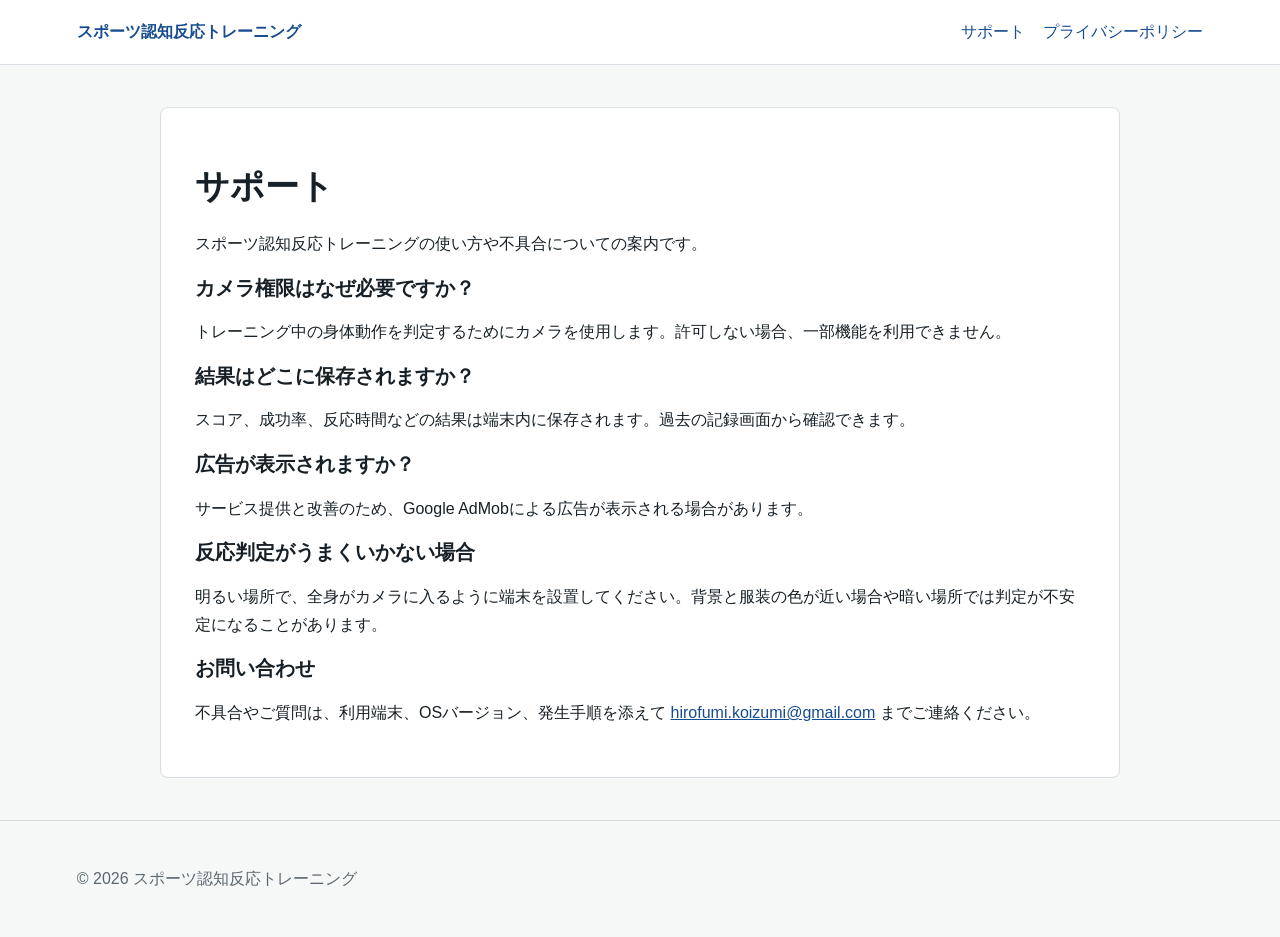
<file: sports-reaction-training/support.html>
<!doctype html>
<html lang="ja">
<head>
  <meta charset="utf-8">
  <meta name="viewport" content="width=device-width, initial-scale=1">
  <title>サポート | スポーツ認知反応トレーニング</title>
  <meta name="description" content="スポーツ認知反応トレーニングのサポートページ。使い方、カメラ権限、広告表示、お問い合わせ先を掲載しています。">
  <link rel="stylesheet" href="./styles.css">
</head>
<body>
  <header class="site-header">
    <a class="brand" href="./index.html">スポーツ認知反応トレーニング</a>
    <nav><a href="./support.html" aria-current="page">サポート</a><a href="./privacy-policy.html">プライバシーポリシー</a></nav>
  </header>
  <main class="page">
    <h1>サポート</h1>
    <p>スポーツ認知反応トレーニングの使い方や不具合についての案内です。</p>
    <section class="faq">
      <h2>カメラ権限はなぜ必要ですか？</h2>
      <p>トレーニング中の身体動作を判定するためにカメラを使用します。許可しない場合、一部機能を利用できません。</p>
      <h2>結果はどこに保存されますか？</h2>
      <p>スコア、成功率、反応時間などの結果は端末内に保存されます。過去の記録画面から確認できます。</p>
      <h2>広告が表示されますか？</h2>
      <p>サービス提供と改善のため、Google AdMobによる広告が表示される場合があります。</p>
      <h2>反応判定がうまくいかない場合</h2>
      <p>明るい場所で、全身がカメラに入るように端末を設置してください。背景と服装の色が近い場合や暗い場所では判定が不安定になることがあります。</p>
      <h2>お問い合わせ</h2>
      <p>不具合やご質問は、利用端末、OSバージョン、発生手順を添えて <a href="mailto:hirofumi.koizumi@gmail.com">hirofumi.koizumi@gmail.com</a> までご連絡ください。</p>
    </section>
  </main>
  <footer><p>&copy; 2026 スポーツ認知反応トレーニング</p></footer>
</body>
</html>
</file>
<file: styles.css>
:root {
  color-scheme: light;
  --bg: #ffffff;
  --surface: #f7f9fb;
  --surface-strong: #eef3f8;
  --text: #17202a;
  --muted: #5d6b7a;
  --line: #dfe7ef;
  --primary: #2563eb;
  --primary-dark: #1d4ed8;
  --accent: #10b981;
  --shadow: 0 18px 50px rgba(20, 33, 61, 0.12);
}

* {
  box-sizing: border-box;
}

html {
  min-width: 320px;
  font-family: -apple-system, BlinkMacSystemFont, "Segoe UI", "Hiragino Sans", "Yu Gothic", Meiryo, sans-serif;
  background: var(--bg);
  color: var(--text);
  line-height: 1.7;
}

body {
  margin: 0;
  background:
    linear-gradient(180deg, #ffffff 0%, #f9fbfd 42%, #ffffff 100%);
  letter-spacing: 0;
}

a {
  color: inherit;
  text-decoration: none;
}

a:hover {
  color: var(--primary);
}

.site-header {
  position: sticky;
  top: 0;
  z-index: 10;
  display: flex;
  align-items: center;
  justify-content: space-between;
  gap: 24px;
  padding: 16px max(20px, env(safe-area-inset-left)) 16px max(20px, env(safe-area-inset-right));
  background: rgba(255, 255, 255, 0.92);
  border-bottom: 1px solid var(--line);
  backdrop-filter: blur(14px);
}

.brand {
  display: inline-flex;
  align-items: center;
  gap: 10px;
  min-width: 0;
  font-weight: 800;
}

.brand-mark {
  display: inline-grid;
  width: 34px;
  height: 34px;
  place-items: center;
  flex: 0 0 auto;
  border-radius: 8px;
  background: var(--text);
  color: #ffffff;
  font-weight: 900;
}

.site-nav,
.site-footer nav {
  display: flex;
  flex-wrap: wrap;
  align-items: center;
  justify-content: flex-end;
  gap: 14px;
  color: var(--muted);
  font-size: 0.94rem;
}

.site-nav a[aria-current="page"] {
  color: var(--primary);
  font-weight: 700;
}

.hero {
  display: grid;
  grid-template-columns: minmax(0, 1.04fr) minmax(300px, 0.72fr);
  gap: clamp(32px, 6vw, 82px);
  align-items: center;
  max-width: 1120px;
  min-height: calc(100svh - 76px);
  margin: 0 auto;
  padding: clamp(48px, 8vw, 94px) 20px;
}

.eyebrow {
  margin: 0 0 10px;
  color: var(--primary);
  font-size: 0.78rem;
  font-weight: 800;
  letter-spacing: 0;
  text-transform: uppercase;
}

h1,
h2,
h3,
p {
  overflow-wrap: anywhere;
}

h1 {
  margin: 0;
  max-width: 740px;
  font-size: clamp(2.35rem, 7vw, 5.8rem);
  line-height: 1.04;
  letter-spacing: 0;
}

h2 {
  margin: 0;
  font-size: clamp(1.65rem, 3.5vw, 2.45rem);
  line-height: 1.2;
}

h3 {
  margin: 0 0 10px;
  font-size: 1.08rem;
  line-height: 1.35;
}

.lead {
  max-width: 700px;
  margin: 22px 0 0;
  color: var(--muted);
  font-size: 1.08rem;
}

.lead.compact {
  max-width: 780px;
  margin-bottom: 26px;
}

.hero-actions {
  display: flex;
  flex-wrap: wrap;
  gap: 12px;
  margin-top: 30px;
}

.button {
  display: inline-flex;
  align-items: center;
  justify-content: center;
  min-height: 48px;
  padding: 0 18px;
  border: 1px solid var(--line);
  border-radius: 8px;
  font-weight: 800;
}

.button.primary {
  border-color: var(--primary);
  background: var(--primary);
  color: #ffffff;
}

.button.primary:hover {
  background: var(--primary-dark);
  color: #ffffff;
}

.button.secondary {
  background: #ffffff;
  color: var(--text);
}

.app-preview {
  display: flex;
  justify-content: center;
}

.phone-frame {
  width: min(100%, 360px);
  aspect-ratio: 9 / 18.5;
  padding: 16px;
  border: 1px solid #d8e1eb;
  border-radius: 34px;
  background: #111827;
  box-shadow: var(--shadow);
}

.phone-top {
  width: 96px;
  height: 6px;
  margin: 0 auto 18px;
  border-radius: 999px;
  background: #374151;
}

.result-card {
  display: flex;
  min-height: calc(100% - 24px);
  flex-direction: column;
  gap: 16px;
  padding: 24px;
  border-radius: 22px;
  background: #ffffff;
}

.result-label {
  margin: 0;
  color: var(--accent);
  font-size: 0.78rem;
  font-weight: 900;
  text-transform: uppercase;
}

.result-card h2 {
  font-size: clamp(1.7rem, 8vw, 2.6rem);
}

.result-card dl {
  display: grid;
  gap: 12px;
  margin: 0;
}

.result-card div {
  padding: 12px;
  border-radius: 8px;
  background: var(--surface);
}

.result-card dt {
  color: var(--muted);
  font-size: 0.8rem;
  font-weight: 800;
}

.result-card dd {
  margin: 4px 0 0;
  font-weight: 800;
}

.result-card button {
  min-height: 48px;
  margin-top: auto;
  border: 0;
  border-radius: 8px;
  background: var(--text);
  color: #ffffff;
  font: inherit;
  font-weight: 800;
}

.section {
  max-width: 1120px;
  margin: 0 auto;
  padding: 34px 20px 78px;
}

.section-heading {
  margin-bottom: 24px;
}

.feature-grid {
  display: grid;
  grid-template-columns: repeat(3, minmax(0, 1fr));
  gap: 16px;
}

.feature-card {
  min-height: 170px;
  padding: 22px;
  border: 1px solid var(--line);
  border-radius: 8px;
  background: #ffffff;
}

.feature-card p,
.notice p,
.policy p,
.faq p {
  margin: 0;
  color: var(--muted);
}

.notice {
  max-width: 1120px;
  margin: 0 auto 72px;
  padding: 30px 20px;
  border-top: 1px solid var(--line);
  border-bottom: 1px solid var(--line);
}

.notice h2 {
  margin-bottom: 12px;
}

.content-page {
  max-width: 920px;
  margin: 0 auto;
  padding: clamp(42px, 7vw, 76px) 20px 76px;
}

.policy,
.faq {
  display: grid;
  gap: 20px;
}

.policy h1,
.faq h1 {
  font-size: clamp(2.05rem, 6vw, 4rem);
}

.policy h2 {
  margin-top: 12px;
  padding-top: 18px;
  border-top: 1px solid var(--line);
  font-size: 1.22rem;
}

.policy a,
.faq a {
  color: var(--primary);
  font-weight: 800;
  text-decoration: underline;
  text-underline-offset: 3px;
}

.updated {
  padding-top: 18px;
  border-top: 1px solid var(--line);
  font-weight: 800;
}

details {
  border: 1px solid var(--line);
  border-radius: 8px;
  background: #ffffff;
}

summary {
  cursor: pointer;
  padding: 18px 20px;
  color: var(--text);
  font-weight: 900;
}

details p {
  padding: 0 20px 20px;
}

.site-footer {
  display: flex;
  align-items: center;
  justify-content: space-between;
  gap: 18px;
  padding: 24px max(20px, env(safe-area-inset-left)) calc(24px + env(safe-area-inset-bottom)) max(20px, env(safe-area-inset-right));
  border-top: 1px solid var(--line);
  color: var(--muted);
}

.site-footer p {
  margin: 0;
}

@media (max-width: 820px) {
  .site-header,
  .site-footer {
    align-items: flex-start;
    flex-direction: column;
  }

  .site-nav,
  .site-footer nav {
    justify-content: flex-start;
  }

  .hero {
    grid-template-columns: 1fr;
    min-height: auto;
    padding-top: 44px;
  }

  .feature-grid {
    grid-template-columns: 1fr 1fr;
  }
}

@media (max-width: 560px) {
  .brand {
    font-size: 0.95rem;
  }

  .site-nav {
    width: 100%;
  }

  .hero-actions,
  .button {
    width: 100%;
  }

  .feature-grid {
    grid-template-columns: 1fr;
  }

  .feature-card {
    min-height: auto;
  }
}
</file>
<file: ai-soccer-analyst-site/styles.css>
:root {
  --navy: #06182f;
  --navy-2: #0d2d52;
  --gold: #d8b15a;
  --gold-2: #f4d77d;
  --white: #ffffff;
  --muted: #d8e3f1;
  --line: rgba(255, 255, 255, 0.16);
  font-family: "Inter", "Hiragino Kaku Gothic ProN", "Yu Gothic", "Meiryo", sans-serif;
}

* {
  box-sizing: border-box;
}

body {
  margin: 0;
  color: var(--white);
  background: var(--navy);
  line-height: 1.75;
}

a {
  color: inherit;
}

.site-header {
  display: flex;
  align-items: center;
  justify-content: space-between;
  gap: 20px;
  padding: 18px clamp(20px, 5vw, 64px);
  border-bottom: 1px solid var(--line);
  background: rgba(6, 24, 47, 0.92);
  position: sticky;
  top: 0;
  z-index: 10;
  backdrop-filter: blur(12px);
}

.brand {
  display: inline-flex;
  align-items: center;
  gap: 12px;
  text-decoration: none;
  font-weight: 800;
}

.brand-mark {
  display: grid;
  place-items: center;
  width: 40px;
  height: 40px;
  border: 2px solid var(--gold);
  color: var(--gold-2);
  font-size: 15px;
}

nav {
  display: flex;
  gap: clamp(12px, 3vw, 28px);
  font-size: 14px;
}

nav a {
  color: var(--muted);
  text-decoration: none;
}

.hero {
  display: grid;
  grid-template-columns: minmax(0, 1fr) minmax(300px, 0.95fr);
  align-items: center;
  gap: clamp(32px, 7vw, 96px);
  min-height: calc(100vh - 77px);
  padding: clamp(56px, 8vw, 112px) clamp(20px, 5vw, 64px) clamp(48px, 7vw, 88px);
  background:
    linear-gradient(130deg, rgba(6, 24, 47, 0.98), rgba(13, 45, 82, 0.88)),
    radial-gradient(circle at 80% 20%, rgba(216, 177, 90, 0.16), transparent 34%);
}

.eyebrow {
  color: var(--gold-2);
  font-size: 13px;
  font-weight: 800;
  letter-spacing: 0;
  text-transform: uppercase;
}

h1,
h2 {
  margin: 0;
  line-height: 1.15;
  letter-spacing: 0;
}

h1 {
  font-size: clamp(42px, 7vw, 86px);
}

h2 {
  font-size: clamp(28px, 4vw, 44px);
}

.lead {
  margin: 24px 0 32px;
  color: var(--muted);
  font-size: clamp(18px, 2.3vw, 25px);
  max-width: 720px;
}

.store-button {
  display: inline-flex;
  flex-direction: column;
  justify-content: center;
  min-width: 190px;
  min-height: 64px;
  padding: 10px 22px;
  color: var(--navy);
  background: var(--gold-2);
  border: 1px solid var(--gold);
  border-radius: 8px;
  text-decoration: none;
  font-weight: 900;
  box-shadow: 0 18px 34px rgba(0, 0, 0, 0.24);
}

.store-kicker {
  font-size: 11px;
  font-weight: 700;
  line-height: 1.2;
}

.pitch-visual {
  min-height: 380px;
}

.pitch {
  position: relative;
  width: min(100%, 560px);
  aspect-ratio: 4 / 5;
  margin-inline: auto;
  border: 2px solid rgba(255, 255, 255, 0.72);
  background:
    linear-gradient(90deg, transparent 49.5%, rgba(255, 255, 255, 0.5) 50%, transparent 50.5%),
    linear-gradient(rgba(255, 255, 255, 0.08) 1px, transparent 1px),
    linear-gradient(90deg, rgba(255, 255, 255, 0.08) 1px, transparent 1px),
    #0a6b45;
  background-size: 100% 100%, 56px 56px, 56px 56px, 100% 100%;
  box-shadow: 0 28px 70px rgba(0, 0, 0, 0.36);
  overflow: hidden;
}

.pitch::before,
.pitch::after {
  content: "";
  position: absolute;
  left: 50%;
  transform: translateX(-50%);
  border: 2px solid rgba(255, 255, 255, 0.68);
}

.pitch::before {
  top: 11%;
  width: 52%;
  height: 19%;
}

.pitch::after {
  bottom: 11%;
  width: 52%;
  height: 19%;
}

.player,
.route {
  position: absolute;
  display: block;
}

.player {
  width: 28px;
  height: 28px;
  border-radius: 50%;
  background: var(--gold-2);
  border: 3px solid var(--navy);
  box-shadow: 0 0 0 2px rgba(255, 255, 255, 0.55);
}

.p1 { left: 18%; top: 28%; }
.p2 { left: 42%; top: 38%; }
.p3 { right: 20%; top: 26%; }
.p4 { left: 30%; bottom: 27%; }
.p5 { right: 25%; bottom: 36%; }

.route {
  height: 3px;
  background: var(--gold-2);
  transform-origin: left center;
}

.r1 { left: 24%; top: 32%; width: 30%; transform: rotate(20deg); }
.r2 { left: 49%; top: 42%; width: 28%; transform: rotate(-30deg); }
.r3 { left: 35%; bottom: 34%; width: 36%; transform: rotate(-12deg); }

.features,
.page {
  padding: clamp(48px, 8vw, 96px) clamp(20px, 5vw, 64px);
}

.section-heading {
  max-width: 760px;
  margin-bottom: 28px;
}

.feature-grid {
  display: grid;
  grid-template-columns: repeat(3, minmax(0, 1fr));
  gap: 14px;
}

.feature-grid article,
.page section,
details {
  border: 1px solid var(--line);
  border-radius: 8px;
  background: rgba(255, 255, 255, 0.06);
}

.feature-grid article {
  min-height: 108px;
  padding: 24px;
  color: var(--white);
  font-weight: 800;
  display: flex;
  align-items: end;
}

.page {
  max-width: 980px;
  margin: 0 auto;
  min-height: calc(100vh - 210px);
}

.page h1 {
  font-size: clamp(34px, 5vw, 56px);
  margin-bottom: 32px;
}

.page section {
  padding: clamp(20px, 4vw, 32px);
  margin: 18px 0;
}

.page h2 {
  font-size: clamp(22px, 3vw, 30px);
  color: var(--gold-2);
  margin-bottom: 10px;
}

details {
  padding: 18px 20px;
  margin: 12px 0;
}

summary {
  cursor: pointer;
  font-weight: 800;
}

footer {
  display: flex;
  flex-wrap: wrap;
  justify-content: space-between;
  gap: 12px 24px;
  padding: 28px clamp(20px, 5vw, 64px);
  color: var(--muted);
  border-top: 1px solid var(--line);
  background: #041224;
}

footer p {
  margin: 0;
}

@media (max-width: 860px) {
  .hero {
    grid-template-columns: 1fr;
    min-height: auto;
  }

  .pitch-visual {
    min-height: 0;
  }

  .feature-grid {
    grid-template-columns: repeat(2, minmax(0, 1fr));
  }
}

@media (max-width: 560px) {
  .site-header {
    align-items: flex-start;
    flex-direction: column;
  }

  .brand {
    font-size: 15px;
  }

  .feature-grid {
    grid-template-columns: 1fr;
  }

  .pitch {
    aspect-ratio: 4 / 4.8;
  }
}
</file>
<file: sports-reaction-training/styles.css>
:root{color-scheme:light;--ink:#172026;--muted:#5b6770;--line:#d7dde2;--bg:#f6f8f7;--panel:#fff;--accent:#0b7a5a;--accent-2:#174c8f}*{box-sizing:border-box}body{margin:0;font-family:-apple-system,BlinkMacSystemFont,'Segoe UI',sans-serif;color:var(--ink);background:var(--bg);line-height:1.75}.site-header{display:flex;justify-content:space-between;gap:24px;align-items:center;padding:18px 6vw;background:#fff;border-bottom:1px solid var(--line);position:sticky;top:0}.brand{font-weight:800;color:var(--ink);text-decoration:none}.site-header nav{display:flex;gap:18px;flex-wrap:wrap}.site-header a{color:var(--accent-2);text-decoration:none}.hero{padding:72px 6vw 56px;background:linear-gradient(135deg,#eef8f3,#f7fbff)}.eyebrow{margin:0 0 12px;color:var(--accent);font-weight:800;letter-spacing:.04em;text-transform:uppercase}.hero h1{max-width:880px;margin:0;font-size:clamp(34px,5vw,64px);line-height:1.15}.lead{max-width:860px;font-size:18px;color:var(--muted)}.actions{display:flex;gap:12px;flex-wrap:wrap;margin-top:26px}.button{display:inline-block;border:1px solid var(--line);border-radius:8px;padding:11px 18px;background:#fff;color:var(--accent-2);font-weight:700;text-decoration:none}.button.primary{background:var(--accent);border-color:var(--accent);color:#fff}.grid{display:grid;grid-template-columns:repeat(4,minmax(0,1fr));gap:16px;padding:34px 6vw 56px}.grid article,.page{background:var(--panel);border:1px solid var(--line);border-radius:8px}.grid article{padding:22px}.grid h2,.faq h2{font-size:20px;line-height:1.35}.grid p{color:var(--muted)}.page{max-width:960px;margin:42px auto;padding:34px}.page h1{font-size:34px;line-height:1.25}.meta{color:var(--muted);font-size:14px}.page a,footer a{color:var(--accent-2)}footer{padding:28px 6vw;color:var(--muted);border-top:1px solid var(--line)}@media (max-width:900px){.grid{grid-template-columns:repeat(2,minmax(0,1fr))}.site-header{align-items:flex-start;flex-direction:column}}@media (max-width:560px){.grid{grid-template-columns:1fr}.hero{padding-top:46px}.page{margin:20px 12px;padding:22px}.site-header{padding:14px 18px}}
</file>
